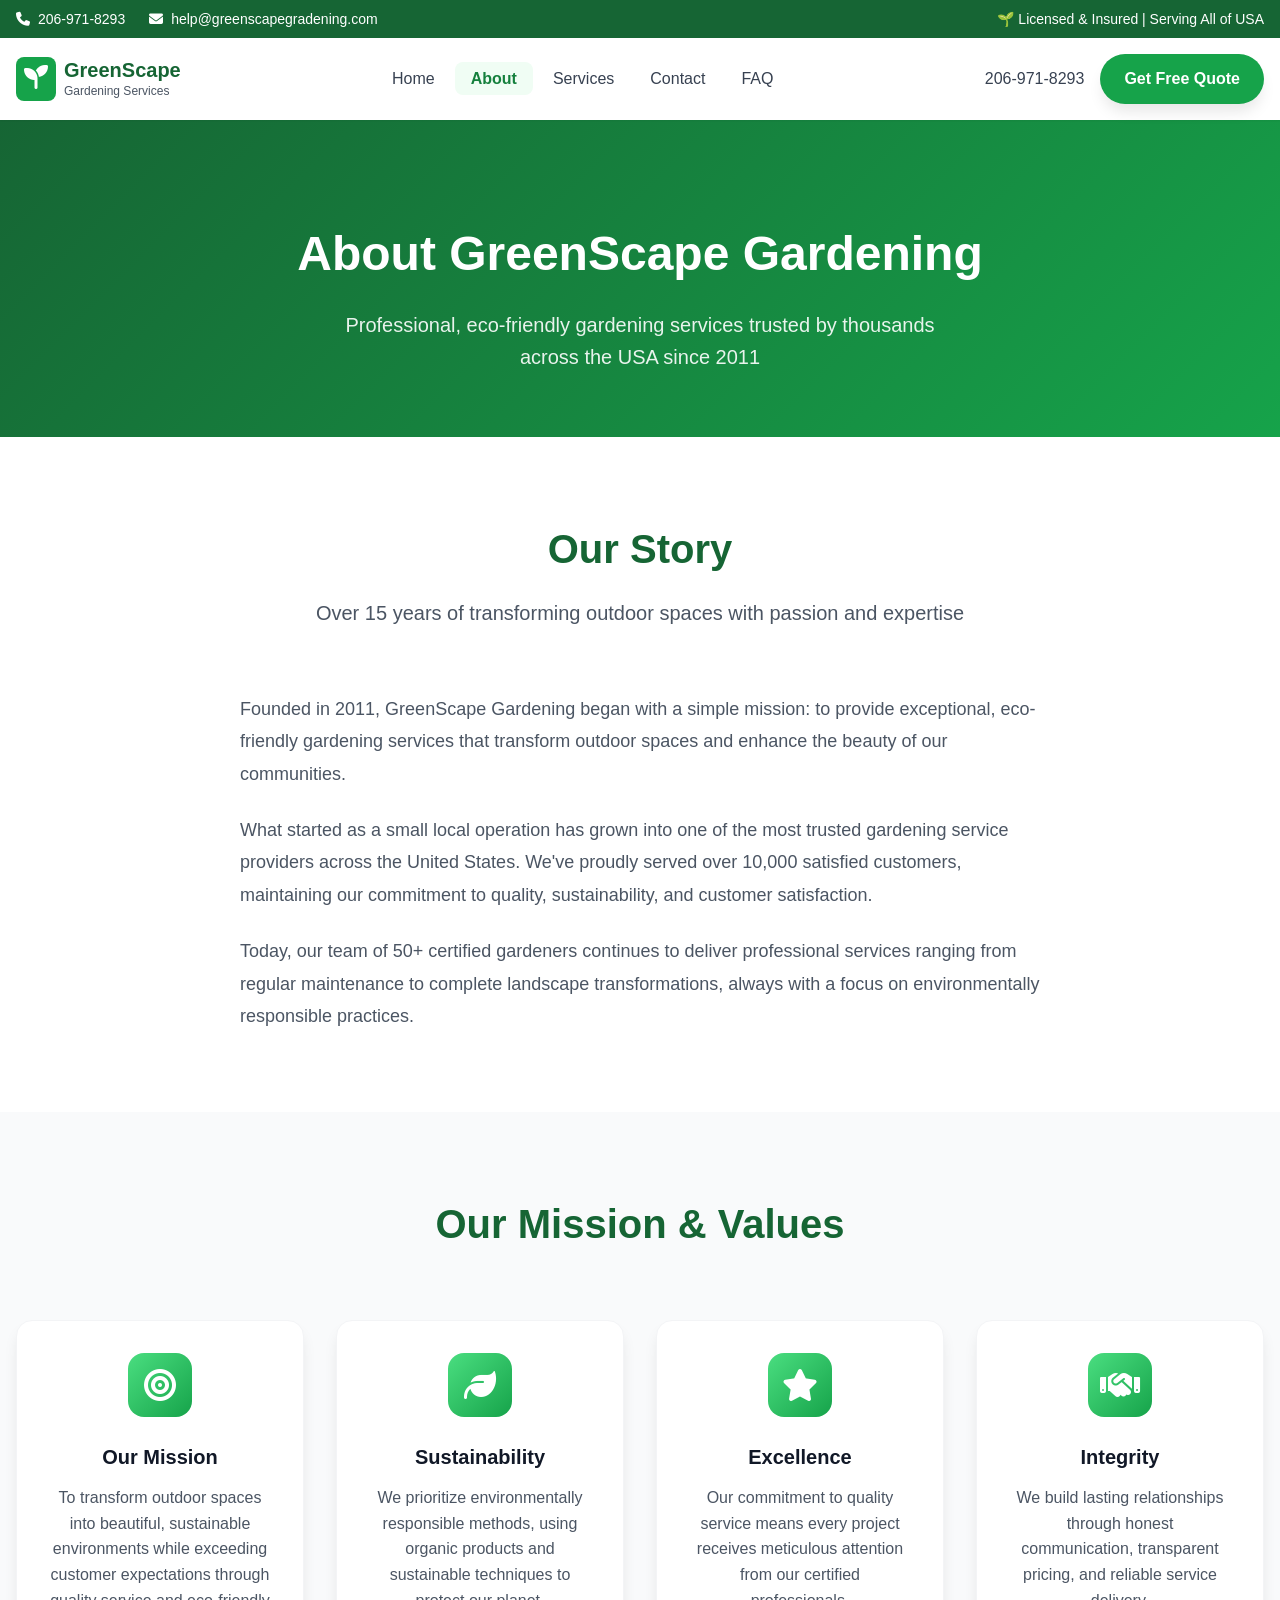
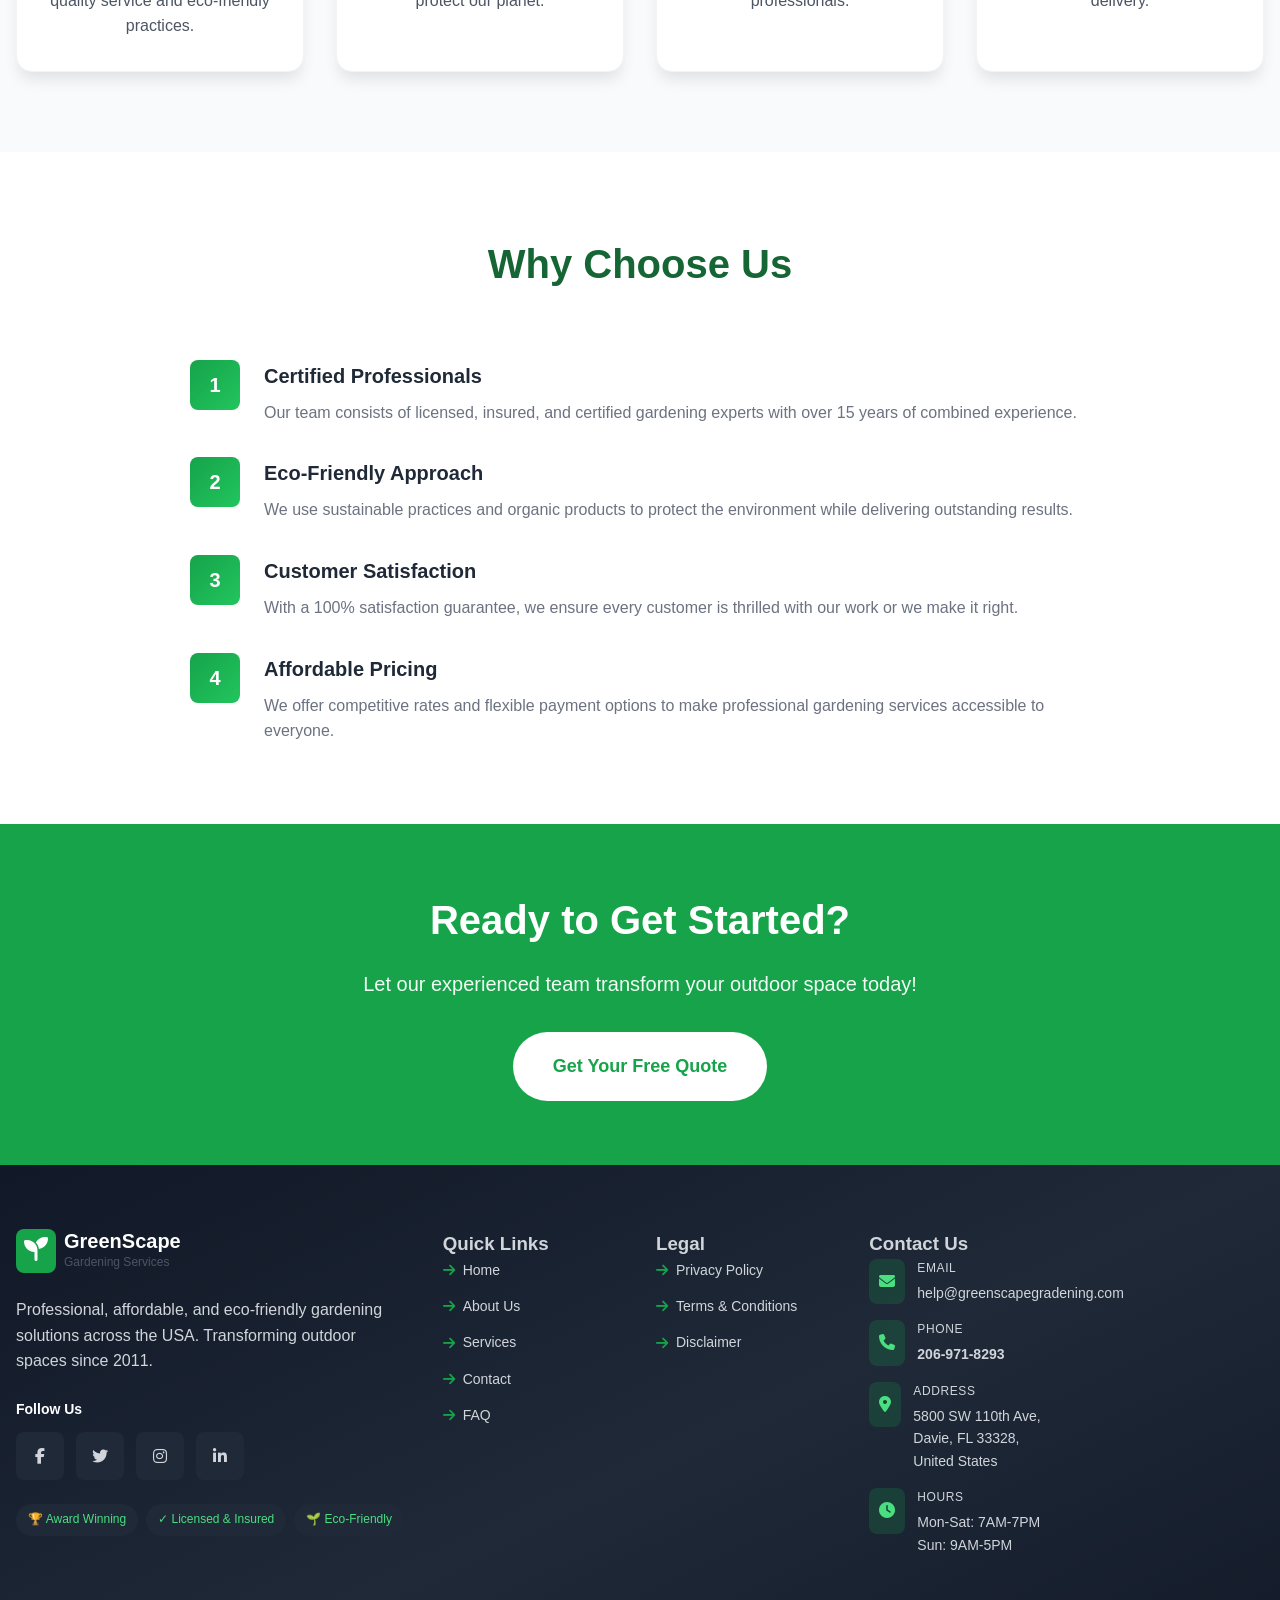
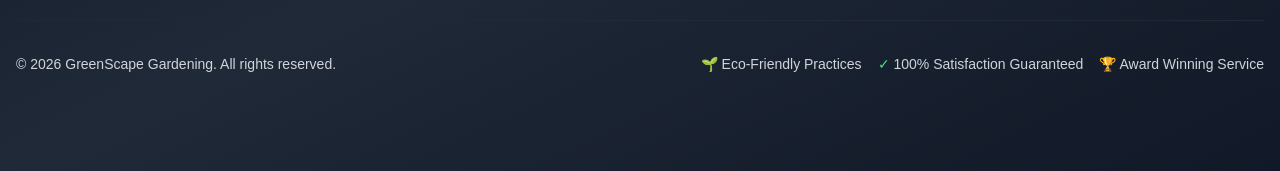
<file: about.html>
<!DOCTYPE html>
<html lang="en">
<head>
    <meta charset="UTF-8">
    <meta name="viewport" content="width=device-width, initial-scale=1.0">
    <title>About Us - GreenScape Gardening</title>
    <meta name="description" content="Learn about GreenScape Gardening's 15+ years of professional gardening experience serving customers across the USA.">
    <link rel="stylesheet" href="css/style.css">
    <link rel="stylesheet" href="https://cdnjs.cloudflare.com/ajax/libs/font-awesome/6.4.0/css/all.min.css">
</head>
<body>
    <!-- Header -->
    <div id="header"></div>

    <!-- Page Hero -->
    <section style="background: linear-gradient(135deg, #166534, #16a34a); color: white; padding: 6rem 0 4rem; text-align: center;">
        <div class="container">
            <h1 style="font-size: 3rem; font-weight: 700; margin-bottom: 1rem;">About GreenScape Gardening</h1>
            <p style="font-size: 1.25rem; color: rgba(255,255,255,0.9); max-width: 600px; margin: 0 auto;">
                Professional, eco-friendly gardening services trusted by thousands across the USA since 2011
            </p>
        </div>
    </section>

    <!-- Our Story -->
    <section style="padding: 5rem 0; background: white;">
        <div class="container">
            <div class="section-header" data-animate="fade-up">
                <h2>Our Story</h2>
                <p>Over 15 years of transforming outdoor spaces with passion and expertise</p>
            </div>

            <div style="max-width: 800px; margin: 0 auto;">
                <p style="font-size: 1.125rem; line-height: 1.8; color: #4b5563; margin-bottom: 1.5rem;" data-animate="fade-up">
                    Founded in 2011, GreenScape Gardening began with a simple mission: to provide exceptional, eco-friendly gardening services that transform outdoor spaces and enhance the beauty of our communities.
                </p>
                <p style="font-size: 1.125rem; line-height: 1.8; color: #4b5563; margin-bottom: 1.5rem;" data-animate="fade-up" data-delay="100">
                    What started as a small local operation has grown into one of the most trusted gardening service providers across the United States. We've proudly served over 10,000 satisfied customers, maintaining our commitment to quality, sustainability, and customer satisfaction.
                </p>
                <p style="font-size: 1.125rem; line-height: 1.8; color: #4b5563;" data-animate="fade-up" data-delay="200">
                    Today, our team of 50+ certified gardeners continues to deliver professional services ranging from regular maintenance to complete landscape transformations, always with a focus on environmentally responsible practices.
                </p>
            </div>
        </div>
    </section>

    <!-- Mission & Values -->
    <section style="padding: 5rem 0; background: #f9fafb;">
        <div class="container">
            <div class="section-header" data-animate="fade-up">
                <h2>Our Mission & Values</h2>
            </div>

            <div class="features-grid">
                <div class="feature-card" data-animate="fade-up">
                    <div class="feature-icon">
                        <i class="fas fa-bullseye"></i>
                    </div>
                    <h3>Our Mission</h3>
                    <p>To transform outdoor spaces into beautiful, sustainable environments while exceeding customer expectations through quality service and eco-friendly practices.</p>
                </div>
                <div class="feature-card" data-animate="fade-up" data-delay="100">
                    <div class="feature-icon">
                        <i class="fas fa-leaf"></i>
                    </div>
                    <h3>Sustainability</h3>
                    <p>We prioritize environmentally responsible methods, using organic products and sustainable techniques to protect our planet.</p>
                </div>
                <div class="feature-card" data-animate="fade-up" data-delay="200">
                    <div class="feature-icon">
                        <i class="fas fa-star"></i>
                    </div>
                    <h3>Excellence</h3>
                    <p>Our commitment to quality service means every project receives meticulous attention from our certified professionals.</p>
                </div>
                <div class="feature-card" data-animate="fade-up" data-delay="300">
                    <div class="feature-icon">
                        <i class="fas fa-handshake"></i>
                    </div>
                    <h3>Integrity</h3>
                    <p>We build lasting relationships through honest communication, transparent pricing, and reliable service delivery.</p>
                </div>
            </div>
        </div>
    </section>

    <!-- Team Section -->
    <section style="padding: 5rem 0; background: white;">
        <div class="container">
            <div class="section-header" data-animate="fade-up">
                <h2>Why Choose Us</h2>
            </div>

            <div style="max-width: 900px; margin: 0 auto;">
                <div style="display: grid; gap: 2rem;">
                    <div style="display: flex; gap: 1.5rem; align-items: start;" data-animate="fade-up">
                        <div style="flex-shrink: 0; width: 50px; height: 50px; background: linear-gradient(135deg, #16a34a, #22c55e); border-radius: 0.5rem; display: flex; align-items: center; justify-content: center; color: white; font-weight: 700; font-size: 1.25rem;">
                            1
                        </div>
                        <div>
                            <h3 style="font-size: 1.25rem; font-weight: 700; margin-bottom: 0.5rem; color: #1f2937;">Certified Professionals</h3>
                            <p style="color: #6b7280; line-height: 1.6;">Our team consists of licensed, insured, and certified gardening experts with over 15 years of combined experience.</p>
                        </div>
                    </div>

                    <div style="display: flex; gap: 1.5rem; align-items: start;" data-animate="fade-up" data-delay="100">
                        <div style="flex-shrink: 0; width: 50px; height: 50px; background: linear-gradient(135deg, #16a34a, #22c55e); border-radius: 0.5rem; display: flex; align-items: center; justify-content: center; color: white; font-weight: 700; font-size: 1.25rem;">
                            2
                        </div>
                        <div>
                            <h3 style="font-size: 1.25rem; font-weight: 700; margin-bottom: 0.5rem; color: #1f2937;">Eco-Friendly Approach</h3>
                            <p style="color: #6b7280; line-height: 1.6;">We use sustainable practices and organic products to protect the environment while delivering outstanding results.</p>
                        </div>
                    </div>

                    <div style="display: flex; gap: 1.5rem; align-items: start;" data-animate="fade-up" data-delay="200">
                        <div style="flex-shrink: 0; width: 50px; height: 50px; background: linear-gradient(135deg, #16a34a, #22c55e); border-radius: 0.5rem; display: flex; align-items: center; justify-content: center; color: white; font-weight: 700; font-size: 1.25rem;">
                            3
                        </div>
                        <div>
                            <h3 style="font-size: 1.25rem; font-weight: 700; margin-bottom: 0.5rem; color: #1f2937;">Customer Satisfaction</h3>
                            <p style="color: #6b7280; line-height: 1.6;">With a 100% satisfaction guarantee, we ensure every customer is thrilled with our work or we make it right.</p>
                        </div>
                    </div>

                    <div style="display: flex; gap: 1.5rem; align-items: start;" data-animate="fade-up" data-delay="300">
                        <div style="flex-shrink: 0; width: 50px; height: 50px; background: linear-gradient(135deg, #16a34a, #22c55e); border-radius: 0.5rem; display: flex; align-items: center; justify-content: center; color: white; font-weight: 700; font-size: 1.25rem;">
                            4
                        </div>
                        <div>
                            <h3 style="font-size: 1.25rem; font-weight: 700; margin-bottom: 0.5rem; color: #1f2937;">Affordable Pricing</h3>
                            <p style="color: #6b7280; line-height: 1.6;">We offer competitive rates and flexible payment options to make professional gardening services accessible to everyone.</p>
                        </div>
                    </div>
                </div>
            </div>
        </div>
    </section>

    <!-- CTA Section -->
    <section class="cta-section">
        <div class="container">
            <h2>Ready to Get Started?</h2>
            <p>Let our experienced team transform your outdoor space today!</p>
            <a href="contact.html" class="btn btn-white btn-lg">Get Your Free Quote</a>
        </div>
    </section>

    <!-- Footer -->
    <div id="footer"></div>

    <!-- Sticky CTA -->
    <div id="sticky-cta"></div>

    <!-- Exit Intent Popup -->
    <div id="exit-popup"></div>

    <!-- Cookie Consent -->
    <div id="cookie-consent"></div>

    <!-- Back to Top -->
    <div id="back-to-top"></div>

    <script src="js/main.js"></script>
</body>
</html>
</file>
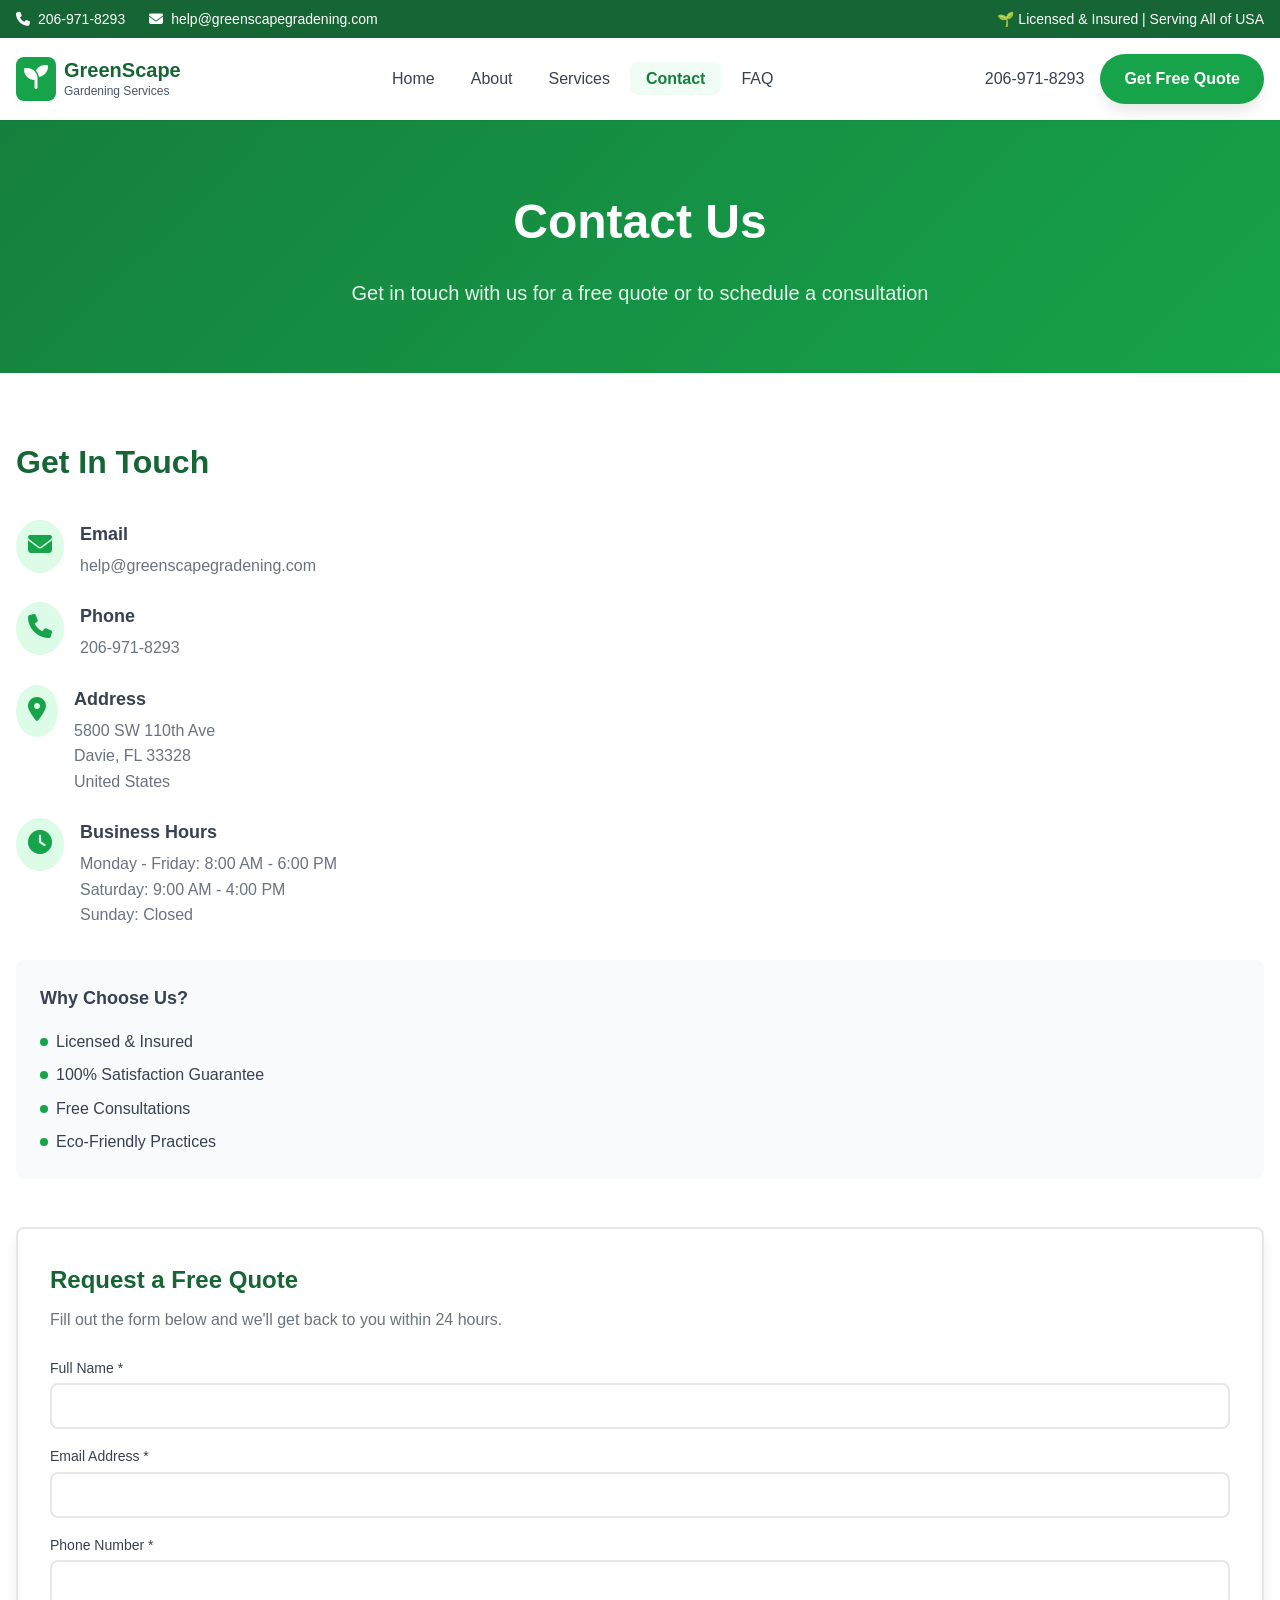
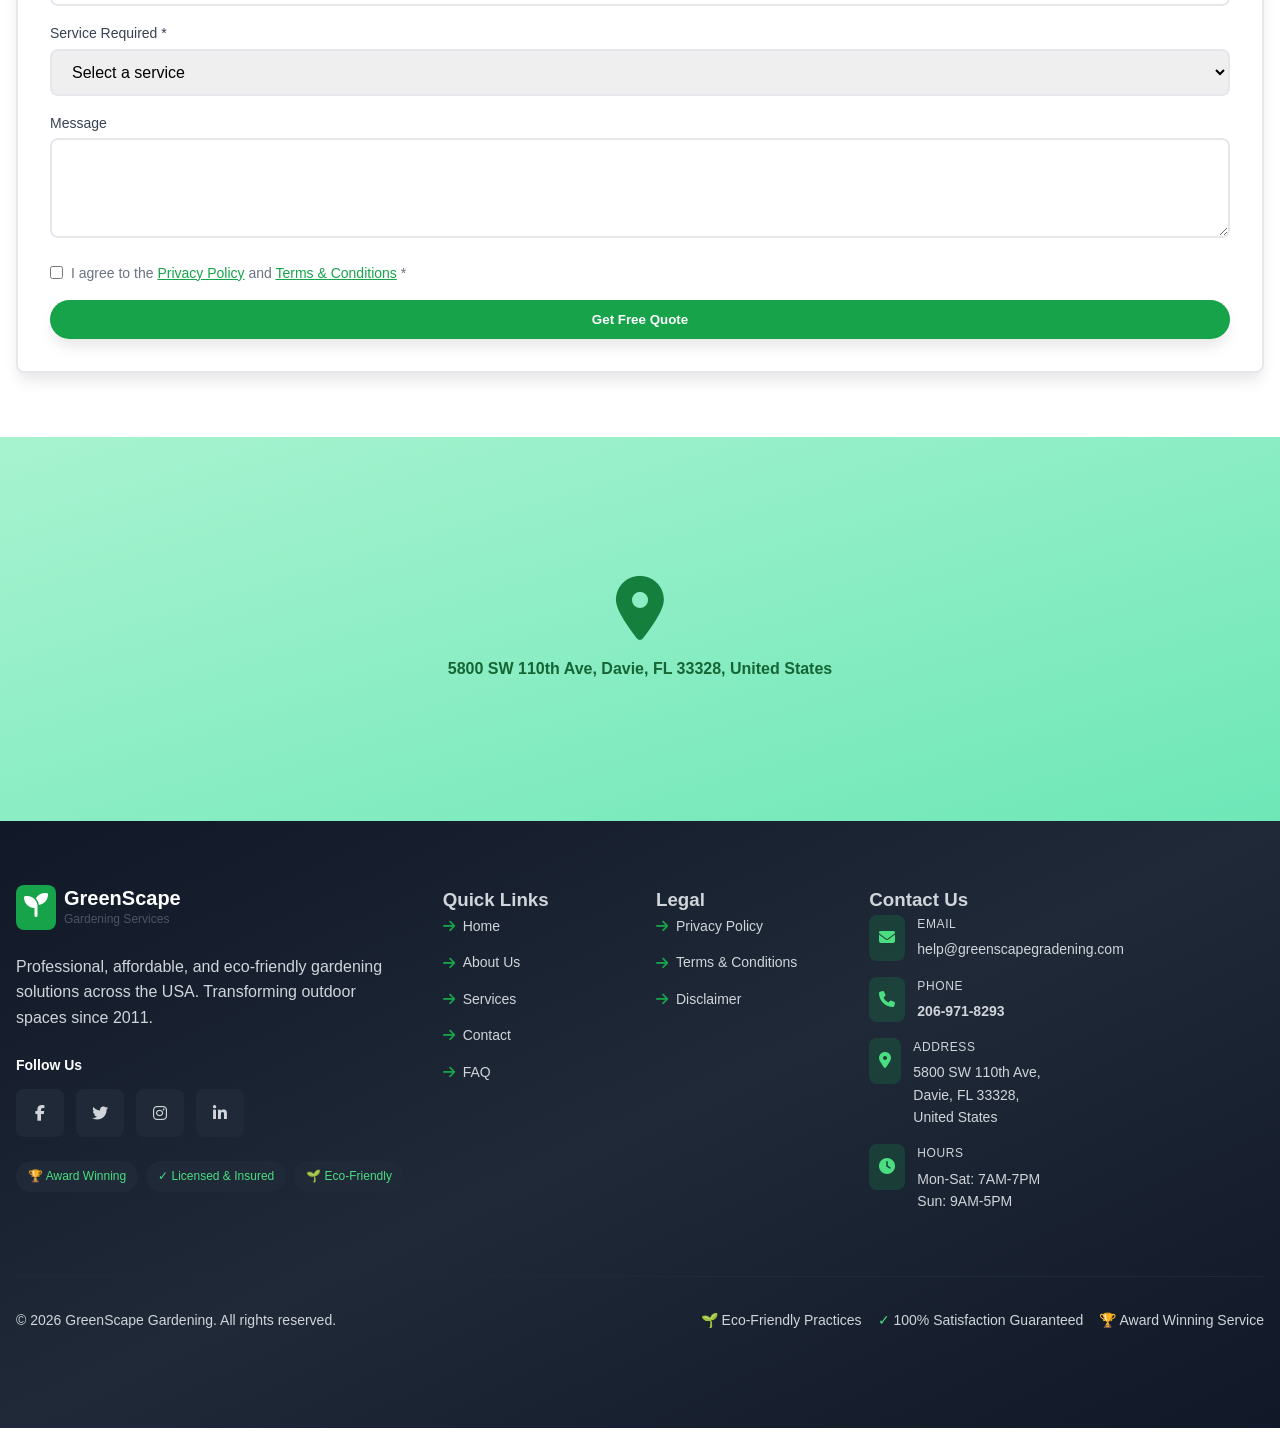
<file: contact.html>
<!DOCTYPE html>
<html lang="en">
<head>
    <meta charset="UTF-8">
    <meta name="viewport" content="width=device-width, initial-scale=1.0">
    <title>Contact Us - GreenScape Gardening</title>
    <meta name="description" content="Get in touch with GreenScape Gardening for a free quote. Call 206-971-8293 or fill out our contact form.">
    <link rel="stylesheet" href="css/style.css">
    <link rel="stylesheet" href="https://cdnjs.cloudflare.com/ajax/libs/font-awesome/6.4.0/css/all.min.css">
    <style>
        .form-input {
            width: 100%;
            padding: 0.75rem 1rem;
            border: 2px solid #e5e7eb;
            border-radius: 0.5rem;
            font-size: 1rem;
            transition: border-color 0.3s;
        }
        .form-input:focus {
            outline: none;
            border-color: #16a34a;
            box-shadow: 0 0 0 3px rgba(22, 163, 74, 0.1);
        }
        .form-label {
            display: block;
            font-size: 0.875rem;
            font-weight: 500;
            color: #374151;
            margin-bottom: 0.25rem;
        }
        .form-group {
            margin-bottom: 1rem;
        }
        .success-message {
            display: none;
            text-align: center;
            padding: 2rem;
        }
    </style>
</head>
<body>
    <!-- Header -->
    <div id="header"></div>

    <!-- Page Hero -->
    <section style="background: linear-gradient(135deg, #15803d, #16a34a); color: white; padding: 4rem 0; text-align: center;">
        <div class="container">
            <h1 style="font-size: 3rem; font-weight: 700; margin-bottom: 1rem;">Contact Us</h1>
            <p style="font-size: 1.25rem; color: rgba(255,255,255,0.9); max-width: 800px; margin: 0 auto;">
                Get in touch with us for a free quote or to schedule a consultation
            </p>
        </div>
    </section>

    <!-- Contact Content -->
    <section style="padding: 4rem 0; background: white;">
        <div class="container">
            <div style="display: grid; grid-template-columns: 1fr; gap: 3rem;">
                <!-- Contact Information -->
                <div>
                    <h2 style="font-size: 2rem; font-weight: 700; color: #166534; margin-bottom: 2rem;">Get In Touch</h2>
                    
                    <div style="margin-bottom: 2rem;">
                        <div style="display: flex; align-items: start; gap: 1rem; margin-bottom: 1.5rem;">
                            <div style="background: #dcfce7; padding: 0.75rem; border-radius: 50%; flex-shrink: 0;">
                                <i class="fas fa-envelope" style="color: #16a34a; font-size: 1.5rem;"></i>
                            </div>
                            <div>
                                <h3 style="font-weight: 600; font-size: 1.125rem; margin-bottom: 0.25rem;">Email</h3>
                                <a href="mailto:help@greenscapegradening.com" style="color: #6b7280; transition: color 0.3s;">
                                    help@greenscapegradening.com
                                </a>
                            </div>
                        </div>

                        <div style="display: flex; align-items: start; gap: 1rem; margin-bottom: 1.5rem;">
                            <div style="background: #dcfce7; padding: 0.75rem; border-radius: 50%; flex-shrink: 0;">
                                <i class="fas fa-phone" style="color: #16a34a; font-size: 1.5rem;"></i>
                            </div>
                            <div>
                                <h3 style="font-weight: 600; font-size: 1.125rem; margin-bottom: 0.25rem;">Phone</h3>
                                <a href="tel:206-971-8293" style="color: #6b7280; transition: color 0.3s;">
                                    206-971-8293
                                </a>
                            </div>
                        </div>

                        <div style="display: flex; align-items: start; gap: 1rem; margin-bottom: 1.5rem;">
                            <div style="background: #dcfce7; padding: 0.75rem; border-radius: 50%; flex-shrink: 0;">
                                <i class="fas fa-map-marker-alt" style="color: #16a34a; font-size: 1.5rem;"></i>
                            </div>
                            <div>
                                <h3 style="font-weight: 600; font-size: 1.125rem; margin-bottom: 0.25rem;">Address</h3>
                                <p style="color: #6b7280; margin: 0;">
                                    5800 SW 110th Ave<br>
                                    Davie, FL 33328<br>
                                    United States
                                </p>
                            </div>
                        </div>

                        <div style="display: flex; align-items: start; gap: 1rem;">
                            <div style="background: #dcfce7; padding: 0.75rem; border-radius: 50%; flex-shrink: 0;">
                                <i class="fas fa-clock" style="color: #16a34a; font-size: 1.5rem;"></i>
                            </div>
                            <div>
                                <h3 style="font-weight: 600; font-size: 1.125rem; margin-bottom: 0.25rem;">Business Hours</h3>
                                <p style="color: #6b7280; margin: 0;">
                                    Monday - Friday: 8:00 AM - 6:00 PM<br>
                                    Saturday: 9:00 AM - 4:00 PM<br>
                                    Sunday: Closed
                                </p>
                            </div>
                        </div>
                    </div>

                    <!-- Trust Badges -->
                    <div style="background: #f9fafb; padding: 1.5rem; border-radius: 0.5rem;">
                        <h3 style="font-weight: 600; font-size: 1.125rem; margin-bottom: 1rem;">Why Choose Us?</h3>
                        <ul style="list-style: none;">
                            <li style="display: flex; align-items: center; gap: 0.5rem; margin-bottom: 0.5rem;">
                                <div style="width: 8px; height: 8px; background: #16a34a; border-radius: 50%;"></div>
                                <span style="color: #374151;">Licensed & Insured</span>
                            </li>
                            <li style="display: flex; align-items: center; gap: 0.5rem; margin-bottom: 0.5rem;">
                                <div style="width: 8px; height: 8px; background: #16a34a; border-radius: 50%;"></div>
                                <span style="color: #374151;">100% Satisfaction Guarantee</span>
                            </li>
                            <li style="display: flex; align-items: center; gap: 0.5rem; margin-bottom: 0.5rem;">
                                <div style="width: 8px; height: 8px; background: #16a34a; border-radius: 50%;"></div>
                                <span style="color: #374151;">Free Consultations</span>
                            </li>
                            <li style="display: flex; align-items: center; gap: 0.5rem;">
                                <div style="width: 8px; height: 8px; background: #16a34a; border-radius: 50%;"></div>
                                <span style="color: #374151;">Eco-Friendly Practices</span>
                            </li>
                        </ul>
                    </div>
                </div>

                <!-- Contact Form -->
                <div>
                    <div style="background: white; border: 2px solid #e5e7eb; border-radius: 0.5rem; padding: 2rem; box-shadow: 0 10px 15px -3px rgb(0 0 0 / 0.1);">
                        <h2 style="font-size: 1.5rem; font-weight: 700; color: #166534; margin-bottom: 0.5rem;">Request a Free Quote</h2>
                        <p style="color: #6b7280; margin-bottom: 1.5rem;">
                            Fill out the form below and we'll get back to you within 24 hours.
                        </p>
                        
                        <form id="contact-form">
                            <div class="form-group">
                                <label for="name" class="form-label">Full Name *</label>
                                <input type="text" id="name" name="name" class="form-input" required>
                            </div>

                            <div class="form-group">
                                <label for="email" class="form-label">Email Address *</label>
                                <input type="email" id="email" name="email" class="form-input" required>
                            </div>

                            <div class="form-group">
                                <label for="phone" class="form-label">Phone Number *</label>
                                <input type="tel" id="phone" name="phone" class="form-input" required>
                            </div>

                            <div class="form-group">
                                <label for="service" class="form-label">Service Required *</label>
                                <select id="service" name="service" class="form-input" required>
                                    <option value="">Select a service</option>
                                    <option value="lawn-care">Lawn Care & Maintenance</option>
                                    <option value="landscape-design">Landscape Design</option>
                                    <option value="garden-cleanup">Garden Cleanup</option>
                                    <option value="irrigation">Irrigation System Setup</option>
                                    <option value="tree-care">Tree & Shrub Care</option>
                                    <option value="other">Other</option>
                                </select>
                            </div>

                            <div class="form-group">
                                <label for="message" class="form-label">Message</label>
                                <textarea id="message" name="message" rows="4" class="form-input"></textarea>
                            </div>

                            <div style="display: flex; align-items: start; gap: 0.5rem; margin-bottom: 1rem;">
                                <input type="checkbox" id="consent" name="consent" required style="margin-top: 0.25rem;">
                                <label for="consent" style="font-size: 0.875rem; color: #6b7280;">
                                    I agree to the 
                                    <a href="privacy-policy.html" style="color: #16a34a; text-decoration: underline;">Privacy Policy</a> 
                                    and 
                                    <a href="terms.html" style="color: #16a34a; text-decoration: underline;">Terms & Conditions</a> *
                                </label>
                            </div>

                            <button type="submit" class="btn btn-primary" style="width: 100%;">
                                Get Free Quote
                            </button>
                        </form>

                        <div class="success-message" id="success-message">
                            <div style="font-size: 3rem; margin-bottom: 1rem;">✅</div>
                            <h3 style="font-size: 1.25rem; font-weight: 600; color: #16a34a; margin-bottom: 0.5rem;">Thank You!</h3>
                            <p style="color: #6b7280;">We'll get back to you shortly.</p>
                        </div>
                    </div>
                </div>
            </div>
        </div>
    </section>

    <!-- Map Placeholder -->
    <section style="padding: 0; background: #e5e7eb;">
        <div style="height: 24rem; background: linear-gradient(to bottom right, #a7f3d0, #6ee7b7); display: flex; align-items: center; justify-content: center;">
            <div style="text-align: center;">
                <i class="fas fa-map-marker-alt" style="font-size: 4rem; color: #15803d; margin-bottom: 1rem;"></i>
                <p style="color: #166534; font-weight: 600;">
                    5800 SW 110th Ave, Davie, FL 33328, United States
                </p>
            </div>
        </div>
    </section>

    <!-- Footer -->
    <div id="footer"></div>

    <!-- Sticky CTA -->
    <div id="sticky-cta"></div>

    <!-- Exit Intent Popup -->
    <div id="exit-popup"></div>

    <!-- Cookie Consent -->
    <div id="cookie-consent"></div>

    <!-- Back to Top -->
    <div id="back-to-top"></div>

    <script src="js/main.js"></script>
    <script>
        // Contact form handling
        document.getElementById('contact-form').addEventListener('submit', function(e) {
            e.preventDefault();
            
            // Hide form, show success message
            this.style.display = 'none';
            document.getElementById('success-message').style.display = 'block';
            
            // Reset after 3 seconds
            setTimeout(() => {
                this.style.display = 'block';
                document.getElementById('success-message').style.display = 'none';
                this.reset();
            }, 3000);
        });
    </script>
</body>
</html>
</file>
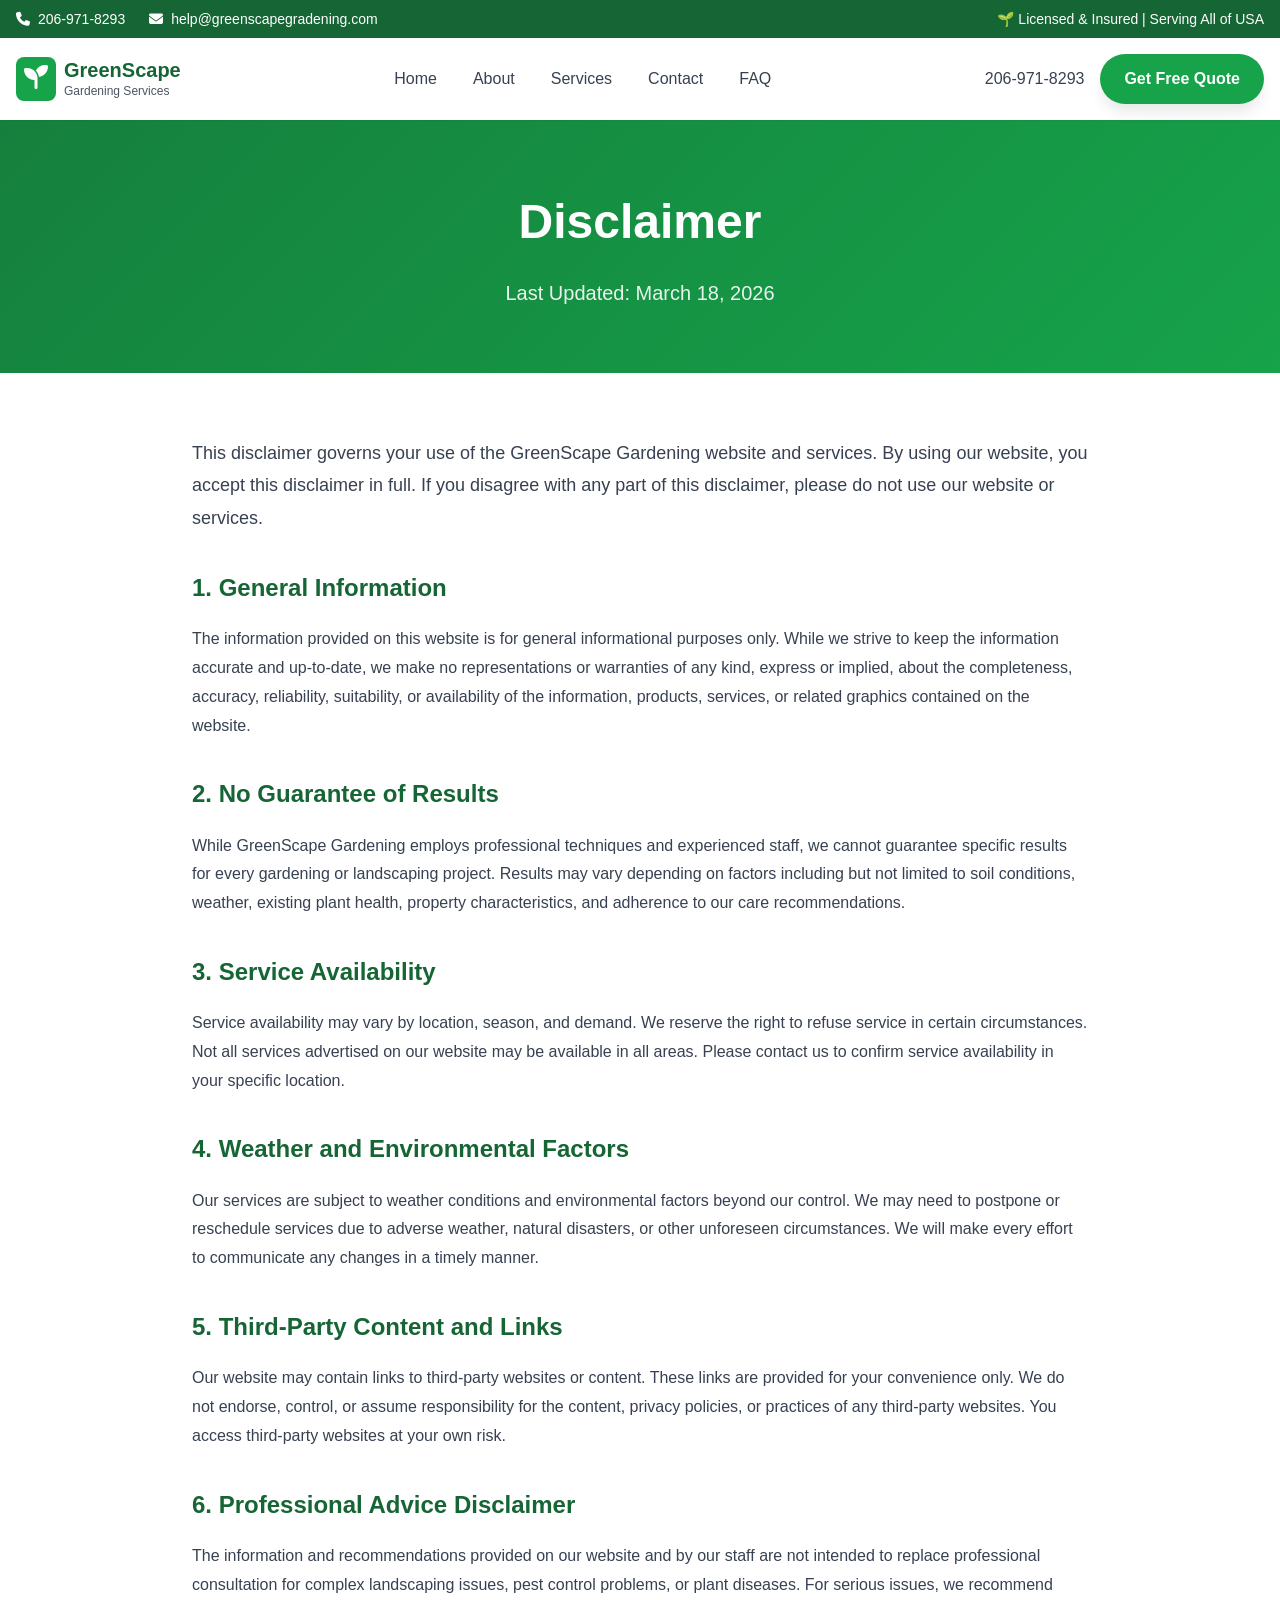
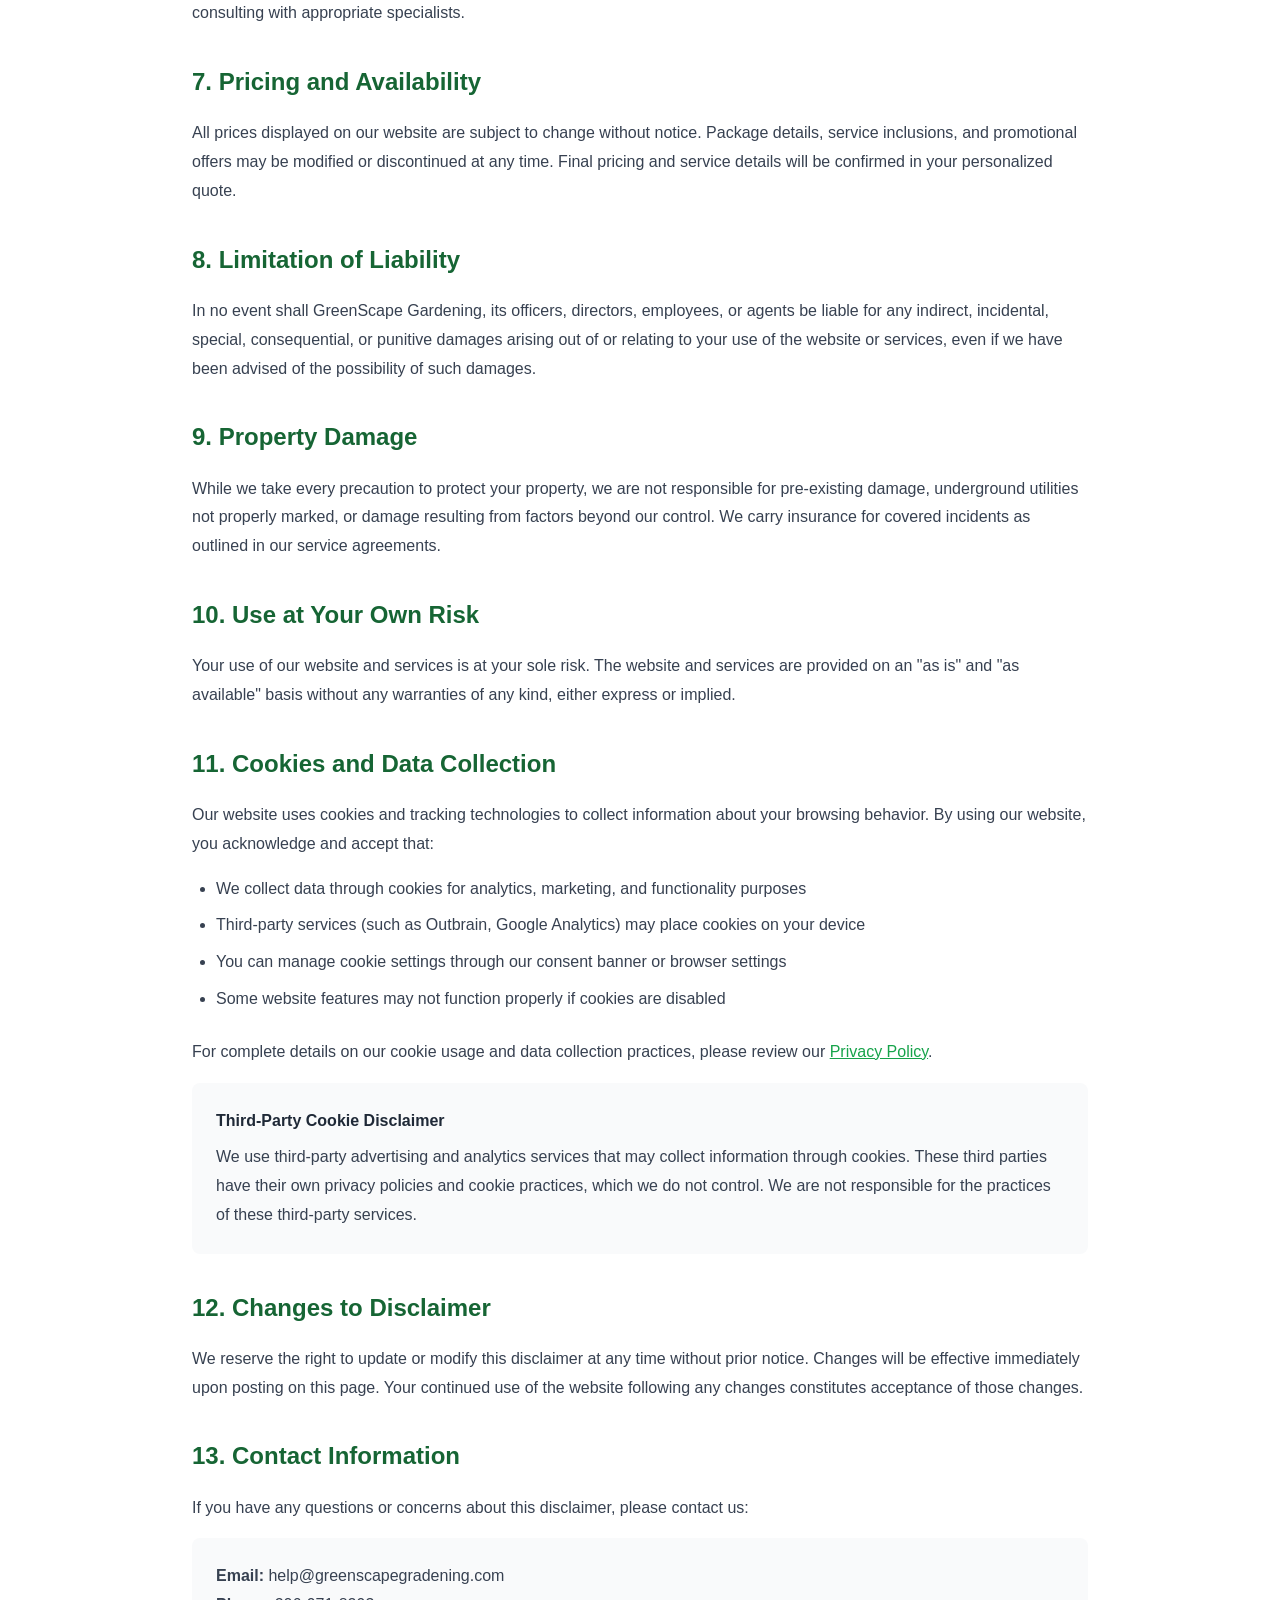
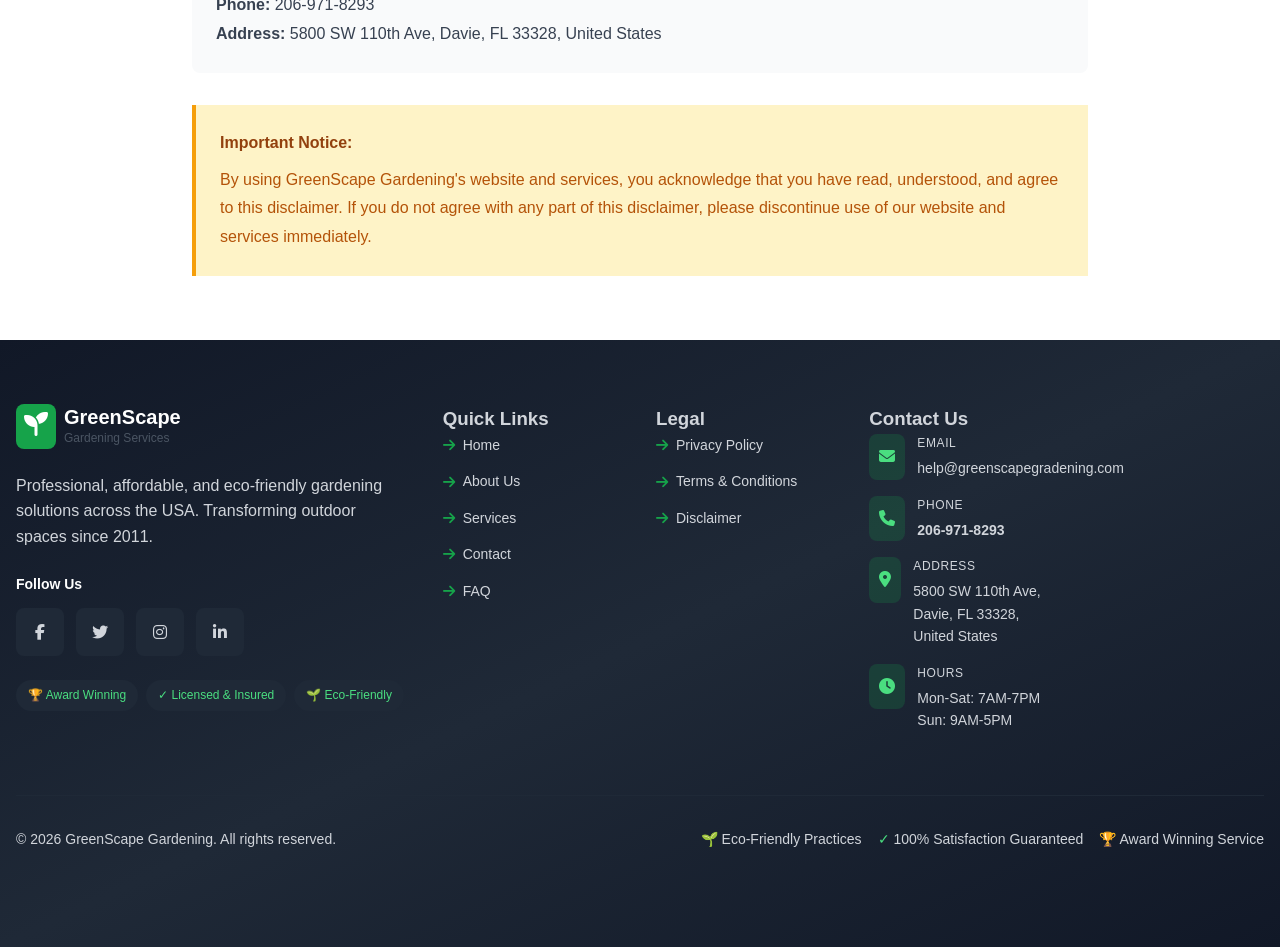
<file: disclaimer.html>
<!DOCTYPE html>
<html lang="en">
<head>
    <meta charset="UTF-8">
    <meta name="viewport" content="width=device-width, initial-scale=1.0">
    <title>Disclaimer - GreenScape Gardening</title>
    <meta name="description" content="Important disclaimer information for GreenScape Gardening website and services.">
    <link rel="stylesheet" href="css/style.css">
    <link rel="stylesheet" href="https://cdnjs.cloudflare.com/ajax/libs/font-awesome/6.4.0/css/all.min.css">
    <style>
        .legal-content {
            max-width: 56rem;
            margin: 0 auto;
            line-height: 1.8;
        }
        .legal-content h2 {
            font-size: 1.5rem;
            font-weight: 700;
            color: #166534;
            margin-top: 2rem;
            margin-bottom: 1rem;
        }
        .legal-content h4 {
            font-weight: 600;
            color: #1f2937;
            margin-bottom: 0.5rem;
        }
        .legal-content p {
            color: #374151;
            margin-bottom: 1rem;
        }
        .legal-content ul {
            list-style: disc;
            padding-left: 1.5rem;
            margin-bottom: 1.5rem;
        }
        .legal-content ul li {
            color: #374151;
            margin-bottom: 0.5rem;
        }
        .contact-box {
            background: #f9fafb;
            padding: 1.5rem;
            border-radius: 0.5rem;
            margin-bottom: 2rem;
        }
        .info-box {
            background: #f9fafb;
            padding: 1.5rem;
            border-radius: 0.5rem;
            margin-bottom: 1.5rem;
        }
        .warning-box {
            background: #fef3c7;
            border-left: 4px solid #f59e0b;
            padding: 1.5rem;
            margin-top: 2rem;
        }
    </style>
</head>
<body>
    <!-- Header -->
    <div id="header"></div>

    <!-- Page Hero -->
    <section style="background: linear-gradient(135deg, #15803d, #16a34a); color: white; padding: 4rem 0; text-align: center;">
        <div class="container">
            <h1 style="font-size: 3rem; font-weight: 700; margin-bottom: 1rem;">Disclaimer</h1>
            <p style="font-size: 1.25rem; color: rgba(255,255,255,0.9);">
                Last Updated: March 18, 2026
            </p>
        </div>
    </section>

    <!-- Content -->
    <section style="padding: 4rem 0; background: white;">
        <div class="container">
            <div class="legal-content">
                <p style="font-size: 1.125rem; margin-bottom: 2rem;">
                    This disclaimer governs your use of the GreenScape Gardening website and services. By using 
                    our website, you accept this disclaimer in full. If you disagree with any part of this disclaimer, 
                    please do not use our website or services.
                </p>

                <h2>1. General Information</h2>
                <p>
                    The information provided on this website is for general informational purposes only. While we 
                    strive to keep the information accurate and up-to-date, we make no representations or warranties 
                    of any kind, express or implied, about the completeness, accuracy, reliability, suitability, or 
                    availability of the information, products, services, or related graphics contained on the website.
                </p>

                <h2>2. No Guarantee of Results</h2>
                <p>
                    While GreenScape Gardening employs professional techniques and experienced staff, we cannot 
                    guarantee specific results for every gardening or landscaping project. Results may vary depending 
                    on factors including but not limited to soil conditions, weather, existing plant health, property 
                    characteristics, and adherence to our care recommendations.
                </p>

                <h2>3. Service Availability</h2>
                <p>
                    Service availability may vary by location, season, and demand. We reserve the right to refuse 
                    service in certain circumstances. Not all services advertised on our website may be available 
                    in all areas. Please contact us to confirm service availability in your specific location.
                </p>

                <h2>4. Weather and Environmental Factors</h2>
                <p>
                    Our services are subject to weather conditions and environmental factors beyond our control. 
                    We may need to postpone or reschedule services due to adverse weather, natural disasters, or 
                    other unforeseen circumstances. We will make every effort to communicate any changes in a timely manner.
                </p>

                <h2>5. Third-Party Content and Links</h2>
                <p>
                    Our website may contain links to third-party websites or content. These links are provided for 
                    your convenience only. We do not endorse, control, or assume responsibility for the content, 
                    privacy policies, or practices of any third-party websites. You access third-party websites at 
                    your own risk.
                </p>

                <h2>6. Professional Advice Disclaimer</h2>
                <p>
                    The information and recommendations provided on our website and by our staff are not intended 
                    to replace professional consultation for complex landscaping issues, pest control problems, or 
                    plant diseases. For serious issues, we recommend consulting with appropriate specialists.
                </p>

                <h2>7. Pricing and Availability</h2>
                <p>
                    All prices displayed on our website are subject to change without notice. Package details, 
                    service inclusions, and promotional offers may be modified or discontinued at any time. Final 
                    pricing and service details will be confirmed in your personalized quote.
                </p>

                <h2>8. Limitation of Liability</h2>
                <p>
                    In no event shall GreenScape Gardening, its officers, directors, employees, or agents be liable 
                    for any indirect, incidental, special, consequential, or punitive damages arising out of or 
                    relating to your use of the website or services, even if we have been advised of the possibility 
                    of such damages.
                </p>

                <h2>9. Property Damage</h2>
                <p>
                    While we take every precaution to protect your property, we are not responsible for pre-existing 
                    damage, underground utilities not properly marked, or damage resulting from factors beyond our 
                    control. We carry insurance for covered incidents as outlined in our service agreements.
                </p>

                <h2>10. Use at Your Own Risk</h2>
                <p>
                    Your use of our website and services is at your sole risk. The website and services are provided 
                    on an "as is" and "as available" basis without any warranties of any kind, either express or implied.
                </p>

                <h2>11. Cookies and Data Collection</h2>
                <p>
                    Our website uses cookies and tracking technologies to collect information about your browsing 
                    behavior. By using our website, you acknowledge and accept that:
                </p>
                <ul>
                    <li>We collect data through cookies for analytics, marketing, and functionality purposes</li>
                    <li>Third-party services (such as Outbrain, Google Analytics) may place cookies on your device</li>
                    <li>You can manage cookie settings through our consent banner or browser settings</li>
                    <li>Some website features may not function properly if cookies are disabled</li>
                </ul>
                <p>
                    For complete details on our cookie usage and data collection practices, please review our 
                    <a href="privacy-policy.html" style="color: #16a34a; text-decoration: underline;">Privacy Policy</a>.
                </p>

                <div class="info-box">
                    <h4>Third-Party Cookie Disclaimer</h4>
                    <p style="margin: 0;">
                        We use third-party advertising and analytics services that may collect information through 
                        cookies. These third parties have their own privacy policies and cookie practices, which we 
                        do not control. We are not responsible for the practices of these third-party services.
                    </p>
                </div>

                <h2>12. Changes to Disclaimer</h2>
                <p>
                    We reserve the right to update or modify this disclaimer at any time without prior notice. Changes 
                    will be effective immediately upon posting on this page. Your continued use of the website following 
                    any changes constitutes acceptance of those changes.
                </p>

                <h2>13. Contact Information</h2>
                <p>If you have any questions or concerns about this disclaimer, please contact us:</p>
                <div class="contact-box">
                    <p style="margin: 0;">
                        <strong>Email:</strong> help@greenscapegradening.com<br>
                        <strong>Phone:</strong> 206-971-8293<br>
                        <strong>Address:</strong> 5800 SW 110th Ave, Davie, FL 33328, United States
                    </p>
                </div>

                <div class="warning-box">
                    <p style="color: #92400e; font-weight: 600; margin-bottom: 0.5rem;">Important Notice:</p>
                    <p style="color: #b45309; margin: 0;">
                        By using GreenScape Gardening's website and services, you acknowledge that you have read, 
                        understood, and agree to this disclaimer. If you do not agree with any part of this disclaimer, 
                        please discontinue use of our website and services immediately.
                    </p>
                </div>
            </div>
        </div>
    </section>

    <!-- Footer -->
    <div id="footer"></div>

    <!-- Sticky CTA -->
    <div id="sticky-cta"></div>

    <!-- Cookie Consent -->
    <div id="cookie-consent"></div>

    <!-- Back to Top -->
    <div id="back-to-top"></div>

    <script src="js/main.js"></script>
</body>
</html>
</file>
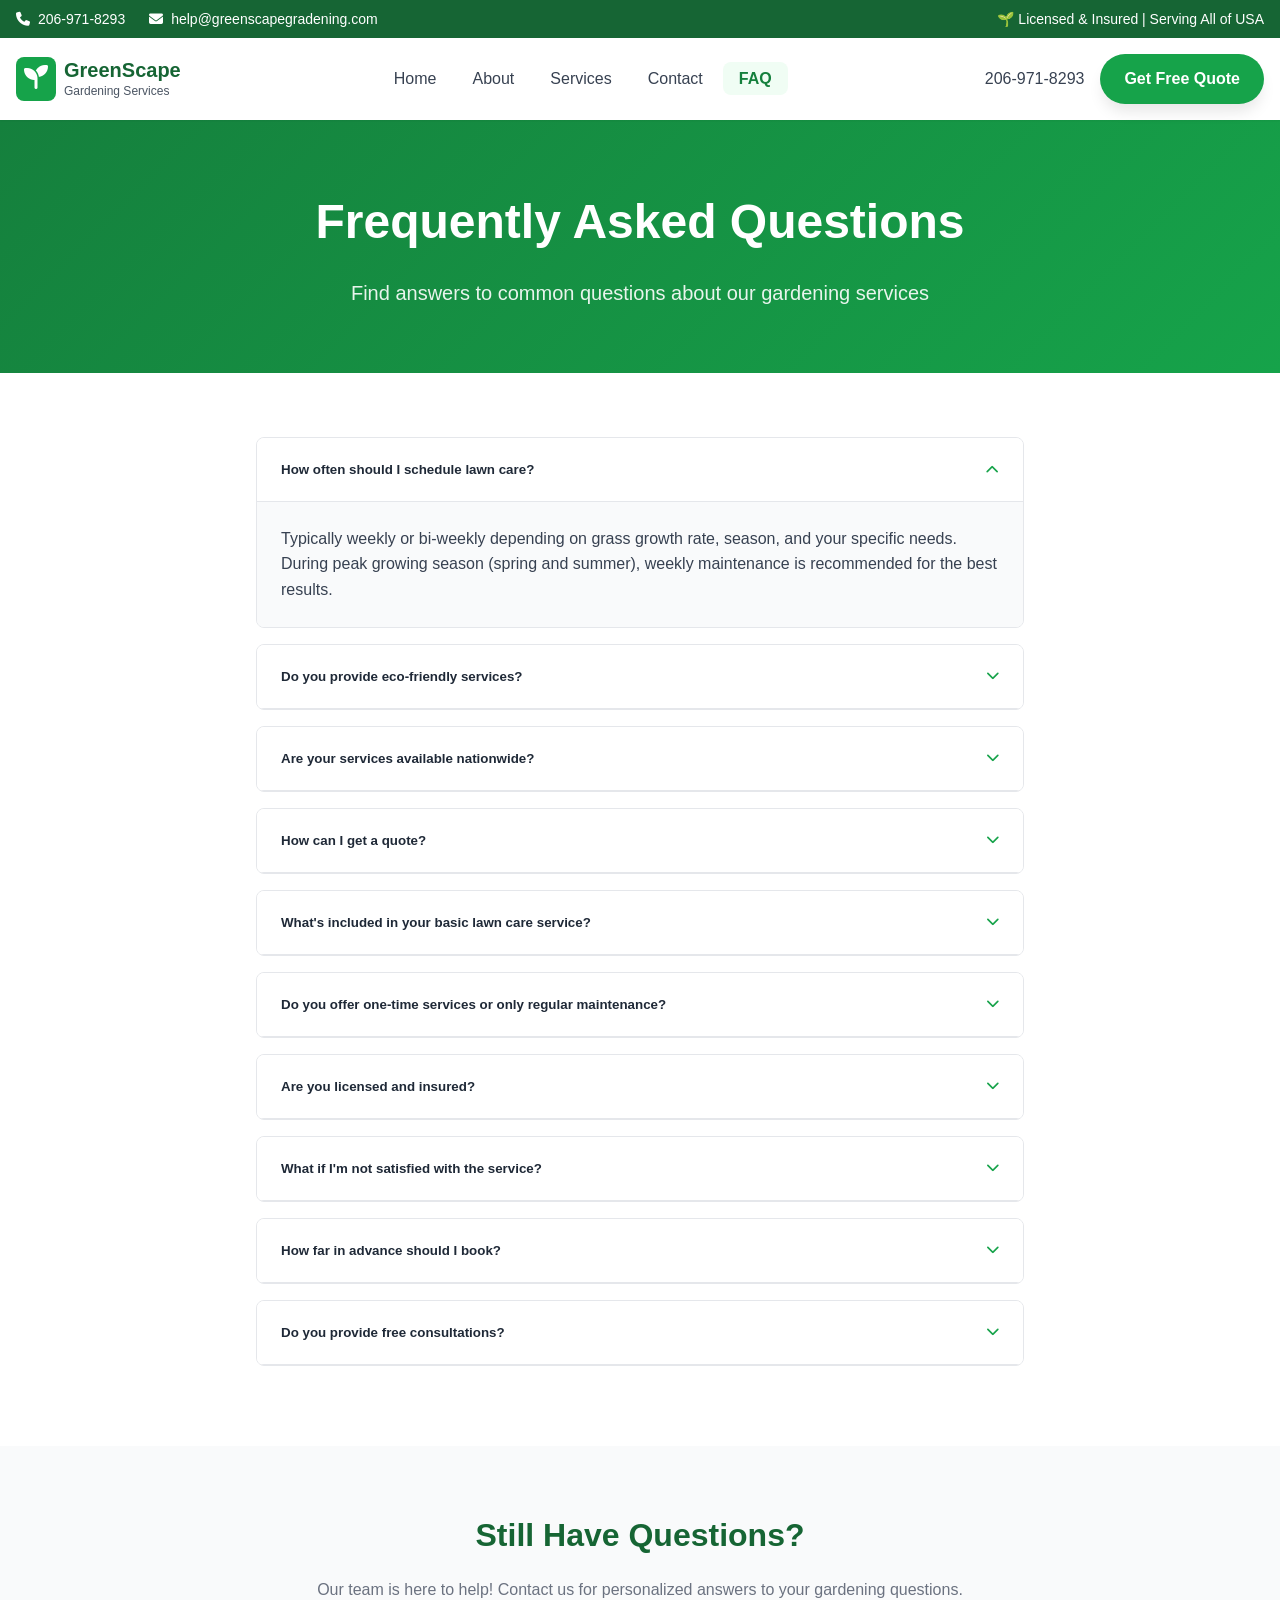
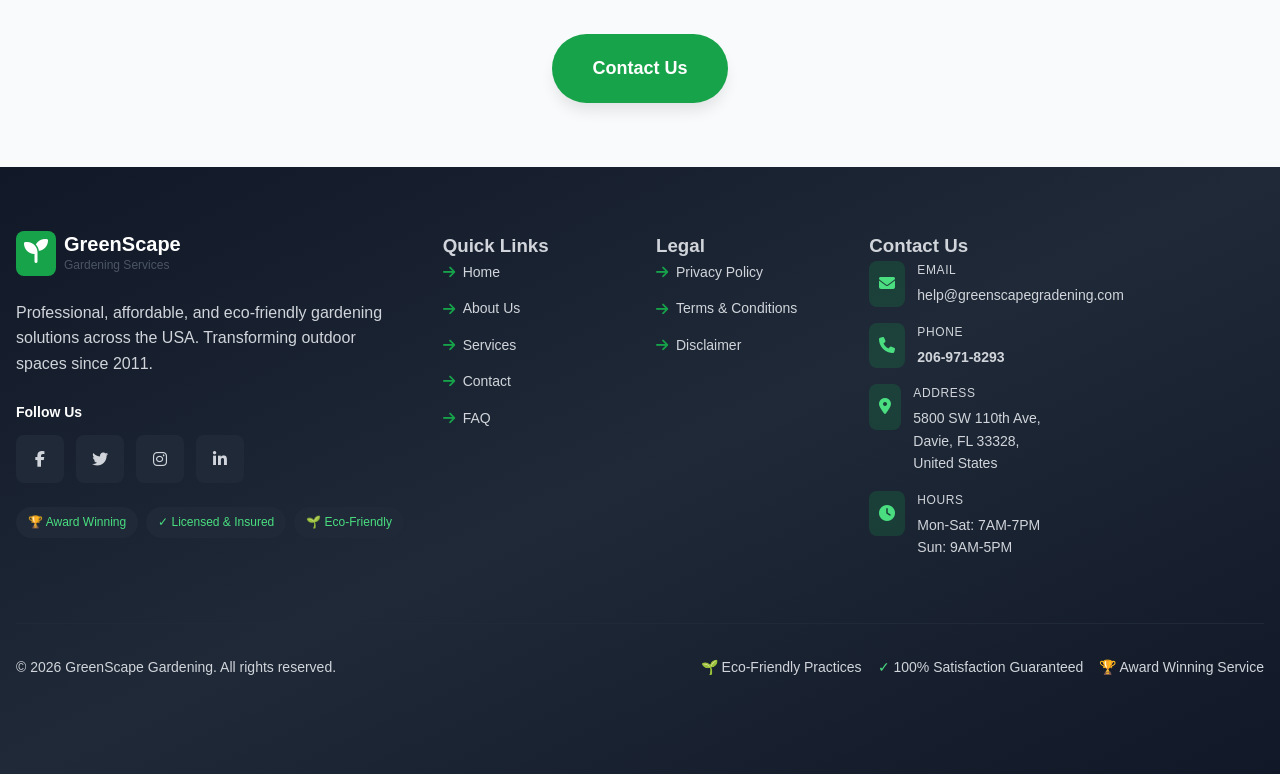
<file: faq.html>
<!DOCTYPE html>
<html lang="en">
<head>
    <meta charset="UTF-8">
    <meta name="viewport" content="width=device-width, initial-scale=1.0">
    <title>FAQ - GreenScape Gardening</title>
    <meta name="description" content="Find answers to frequently asked questions about GreenScape Gardening services, pricing, and scheduling.">
    <link rel="stylesheet" href="css/style.css">
    <link rel="stylesheet" href="https://cdnjs.cloudflare.com/ajax/libs/font-awesome/6.4.0/css/all.min.css">
    <style>
        .faq-item {
            border: 1px solid #e5e7eb;
            border-radius: 0.5rem;
            margin-bottom: 1rem;
            overflow: hidden;
        }
        .faq-question {
            width: 100%;
            padding: 1.5rem;
            background: white;
            border: none;
            display: flex;
            align-items: center;
            justify-content: space-between;
            cursor: pointer;
            text-align: left;
            font-weight: 600;
            color: #1f2937;
            transition: background 0.3s;
        }
        .faq-question:hover {
            background: #f9fafb;
        }
        .faq-icon {
            color: #16a34a;
            transition: transform 0.3s;
            flex-shrink: 0;
            margin-left: 1rem;
        }
        .faq-icon.rotated {
            transform: rotate(180deg);
        }
        .faq-answer {
            padding: 0 1.5rem;
            max-height: 0;
            overflow: hidden;
            transition: max-height 0.3s ease, padding 0.3s ease;
            background: #f9fafb;
            border-top: 1px solid #e5e7eb;
        }
        .faq-answer.open {
            padding: 1.5rem;
            max-height: 500px;
        }
        .faq-answer p {
            color: #374151;
            line-height: 1.6;
            margin: 0;
        }
    </style>
</head>
<body>
    <!-- Header -->
    <div id="header"></div>

    <!-- Page Hero -->
    <section style="background: linear-gradient(135deg, #15803d, #16a34a); color: white; padding: 4rem 0; text-align: center;">
        <div class="container">
            <h1 style="font-size: 3rem; font-weight: 700; margin-bottom: 1rem;">Frequently Asked Questions</h1>
            <p style="font-size: 1.25rem; color: rgba(255,255,255,0.9); max-width: 800px; margin: 0 auto;">
                Find answers to common questions about our gardening services
            </p>
        </div>
    </section>

    <!-- FAQ Content -->
    <section style="padding: 4rem 0; background: white;">
        <div class="container">
            <div style="max-width: 48rem; margin: 0 auto;">
                <!-- FAQ 1 -->
                <div class="faq-item">
                    <button class="faq-question" onclick="toggleFAQ(this)">
                        <span>How often should I schedule lawn care?</span>
                        <i class="fas fa-chevron-down faq-icon"></i>
                    </button>
                    <div class="faq-answer open">
                        <p>Typically weekly or bi-weekly depending on grass growth rate, season, and your specific needs. During peak growing season (spring and summer), weekly maintenance is recommended for the best results.</p>
                    </div>
                </div>

                <!-- FAQ 2 -->
                <div class="faq-item">
                    <button class="faq-question" onclick="toggleFAQ(this)">
                        <span>Do you provide eco-friendly services?</span>
                        <i class="fas fa-chevron-down faq-icon"></i>
                    </button>
                    <div class="faq-answer">
                        <p>Yes, we prioritize sustainable gardening practices. We use environmentally friendly products, implement water-efficient irrigation systems, and follow organic gardening methods whenever possible to minimize environmental impact.</p>
                    </div>
                </div>

                <!-- FAQ 3 -->
                <div class="faq-item">
                    <button class="faq-question" onclick="toggleFAQ(this)">
                        <span>Are your services available nationwide?</span>
                        <i class="fas fa-chevron-down faq-icon"></i>
                    </button>
                    <div class="faq-answer">
                        <p>Yes, we serve multiple locations across the USA. Our network of professional gardeners ensures consistent, high-quality service no matter where you're located. Contact us to confirm availability in your area.</p>
                    </div>
                </div>

                <!-- FAQ 4 -->
                <div class="faq-item">
                    <button class="faq-question" onclick="toggleFAQ(this)">
                        <span>How can I get a quote?</span>
                        <i class="fas fa-chevron-down faq-icon"></i>
                    </button>
                    <div class="faq-answer">
                        <p>Getting a quote is easy! You can use our online contact form, call us directly at 206-971-8293, or email us at help@greenscapegradening.com. We'll typically respond within 24 hours with a customized quote based on your needs.</p>
                    </div>
                </div>

                <!-- FAQ 5 -->
                <div class="faq-item">
                    <button class="faq-question" onclick="toggleFAQ(this)">
                        <span>What's included in your basic lawn care service?</span>
                        <i class="fas fa-chevron-down faq-icon"></i>
                    </button>
                    <div class="faq-answer">
                        <p>Our basic lawn care service includes professional mowing, edging, basic trimming, and cleanup. We also perform a visual inspection of your lawn to identify any potential issues that may need attention.</p>
                    </div>
                </div>

                <!-- FAQ 6 -->
                <div class="faq-item">
                    <button class="faq-question" onclick="toggleFAQ(this)">
                        <span>Do you offer one-time services or only regular maintenance?</span>
                        <i class="fas fa-chevron-down faq-icon"></i>
                    </button>
                    <div class="faq-answer">
                        <p>We offer both! Whether you need a one-time garden cleanup, seasonal service, or ongoing maintenance plans, we can accommodate your needs. Our flexible scheduling ensures we work within your requirements.</p>
                    </div>
                </div>

                <!-- FAQ 7 -->
                <div class="faq-item">
                    <button class="faq-question" onclick="toggleFAQ(this)">
                        <span>Are you licensed and insured?</span>
                        <i class="fas fa-chevron-down faq-icon"></i>
                    </button>
                    <div class="faq-answer">
                        <p>Yes, we are fully licensed and insured. This protects both our team and your property, giving you peace of mind when we're working on your outdoor space.</p>
                    </div>
                </div>

                <!-- FAQ 8 -->
                <div class="faq-item">
                    <button class="faq-question" onclick="toggleFAQ(this)">
                        <span>What if I'm not satisfied with the service?</span>
                        <i class="fas fa-chevron-down faq-icon"></i>
                    </button>
                    <div class="faq-answer">
                        <p>We offer a 100% satisfaction guarantee. If you're not completely happy with our work, we'll make it right at no additional cost. Your satisfaction is our top priority.</p>
                    </div>
                </div>

                <!-- FAQ 9 -->
                <div class="faq-item">
                    <button class="faq-question" onclick="toggleFAQ(this)">
                        <span>How far in advance should I book?</span>
                        <i class="fas fa-chevron-down faq-icon"></i>
                    </button>
                    <div class="faq-answer">
                        <p>We recommend booking at least one week in advance, especially during our busy season (spring and summer). However, we'll do our best to accommodate urgent requests whenever possible.</p>
                    </div>
                </div>

                <!-- FAQ 10 -->
                <div class="faq-item">
                    <button class="faq-question" onclick="toggleFAQ(this)">
                        <span>Do you provide free consultations?</span>
                        <i class="fas fa-chevron-down faq-icon"></i>
                    </button>
                    <div class="faq-answer">
                        <p>Absolutely! We offer free, no-obligation consultations where we assess your outdoor space and provide expert recommendations tailored to your needs and budget.</p>
                    </div>
                </div>
            </div>
        </div>
    </section>

    <!-- Still Have Questions CTA -->
    <section style="padding: 4rem 0; background: #f9fafb;">
        <div class="container" style="text-align: center;">
            <h2 style="font-size: 2rem; font-weight: 700; color: #166534; margin-bottom: 1rem;">
                Still Have Questions?
            </h2>
            <p style="color: #6b7280; margin-bottom: 2rem; max-width: 42rem; margin-left: auto; margin-right: auto;">
                Our team is here to help! Contact us for personalized answers to your gardening questions.
            </p>
            <a href="contact.html" class="btn btn-primary btn-lg">
                Contact Us
            </a>
        </div>
    </section>

    <!-- Footer -->
    <div id="footer"></div>

    <!-- Sticky CTA -->
    <div id="sticky-cta"></div>

    <!-- Exit Intent Popup -->
    <div id="exit-popup"></div>

    <!-- Cookie Consent -->
    <div id="cookie-consent"></div>

    <!-- Back to Top -->
    <div id="back-to-top"></div>

    <script src="js/main.js"></script>
    <script>
        function toggleFAQ(button) {
            const answer = button.nextElementSibling;
            const icon = button.querySelector('.faq-icon');
            const isOpen = answer.classList.contains('open');
            
            // Close all other FAQs
            document.querySelectorAll('.faq-answer').forEach(item => {
                if (item !== answer) {
                    item.classList.remove('open');
                }
            });
            
            document.querySelectorAll('.faq-icon').forEach(item => {
                if (item !== icon) {
                    item.classList.remove('rotated');
                }
            });
            
            // Toggle current FAQ
            if (isOpen) {
                answer.classList.remove('open');
                icon.classList.remove('rotated');
            } else {
                answer.classList.add('open');
                icon.classList.add('rotated');
            }
        }

        // Open first FAQ by default
        document.querySelector('.faq-icon').classList.add('rotated');
    </script>
</body>
</html>
</file>
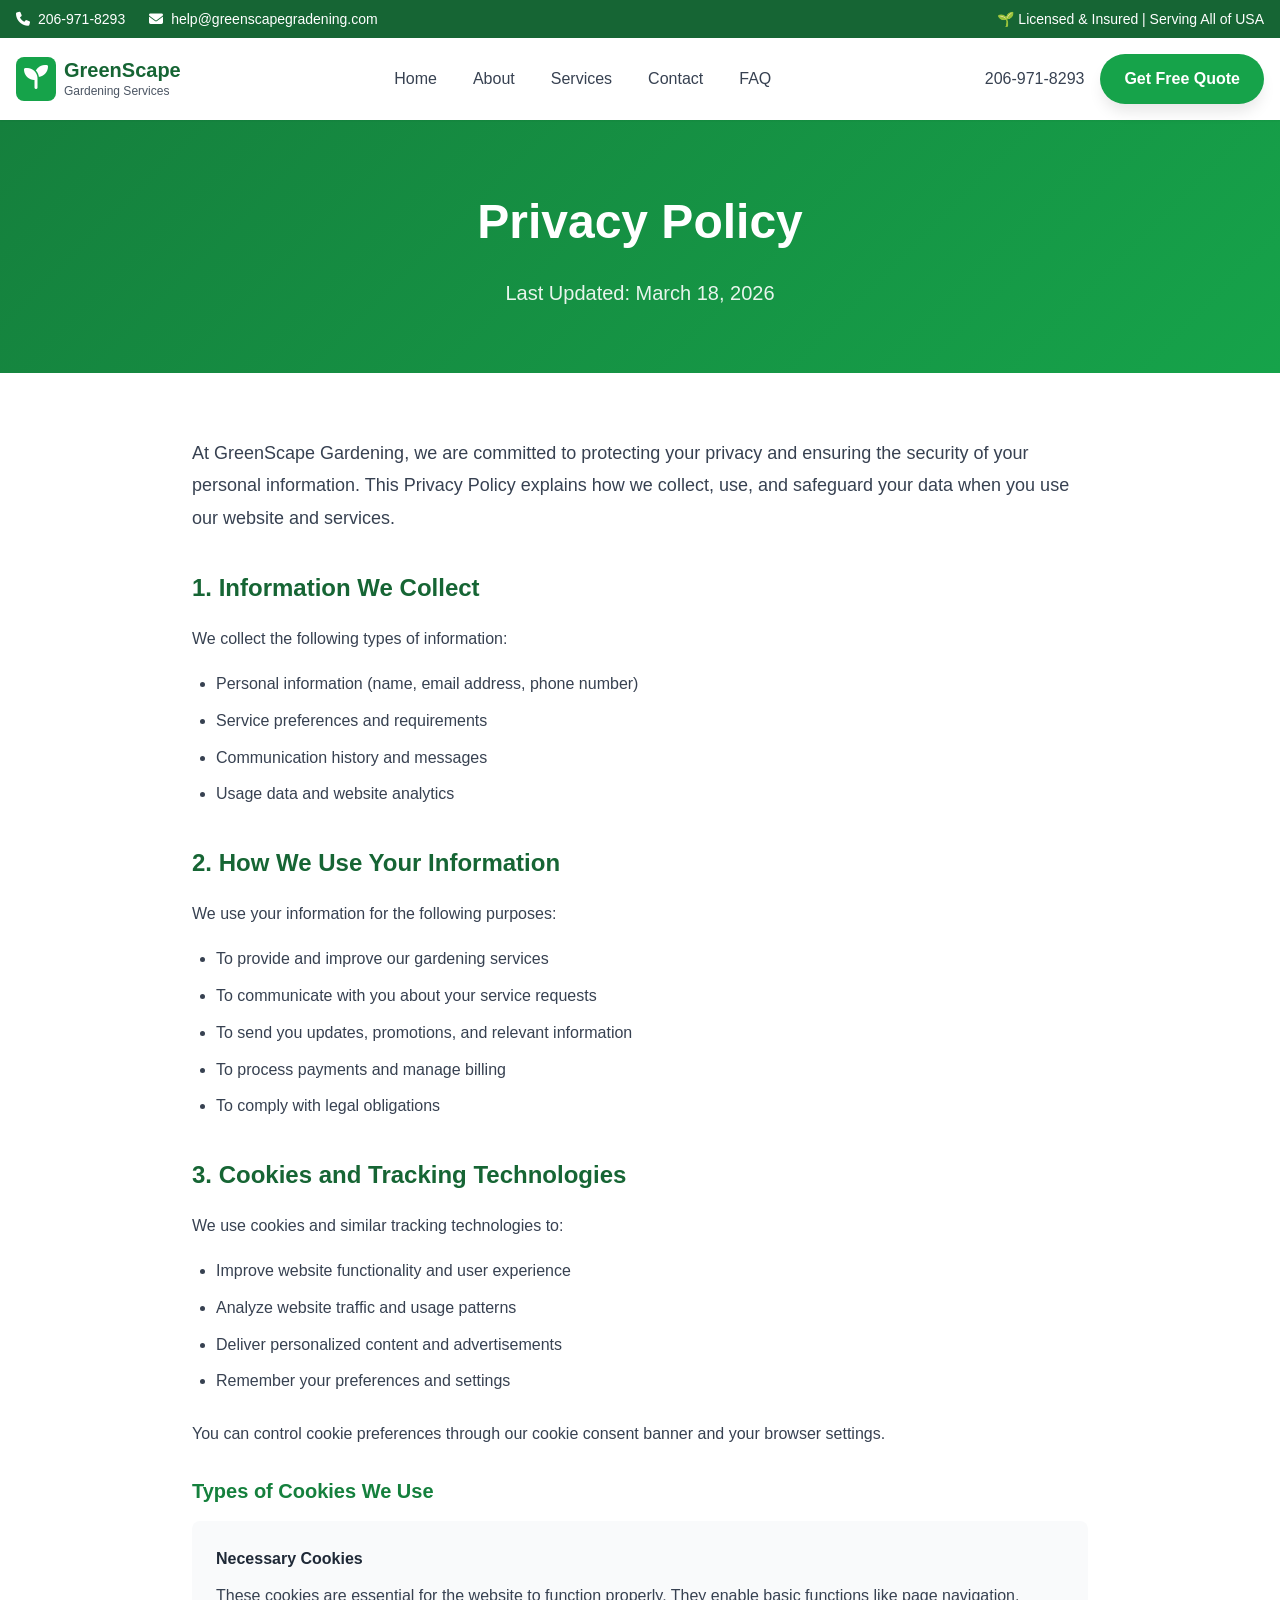
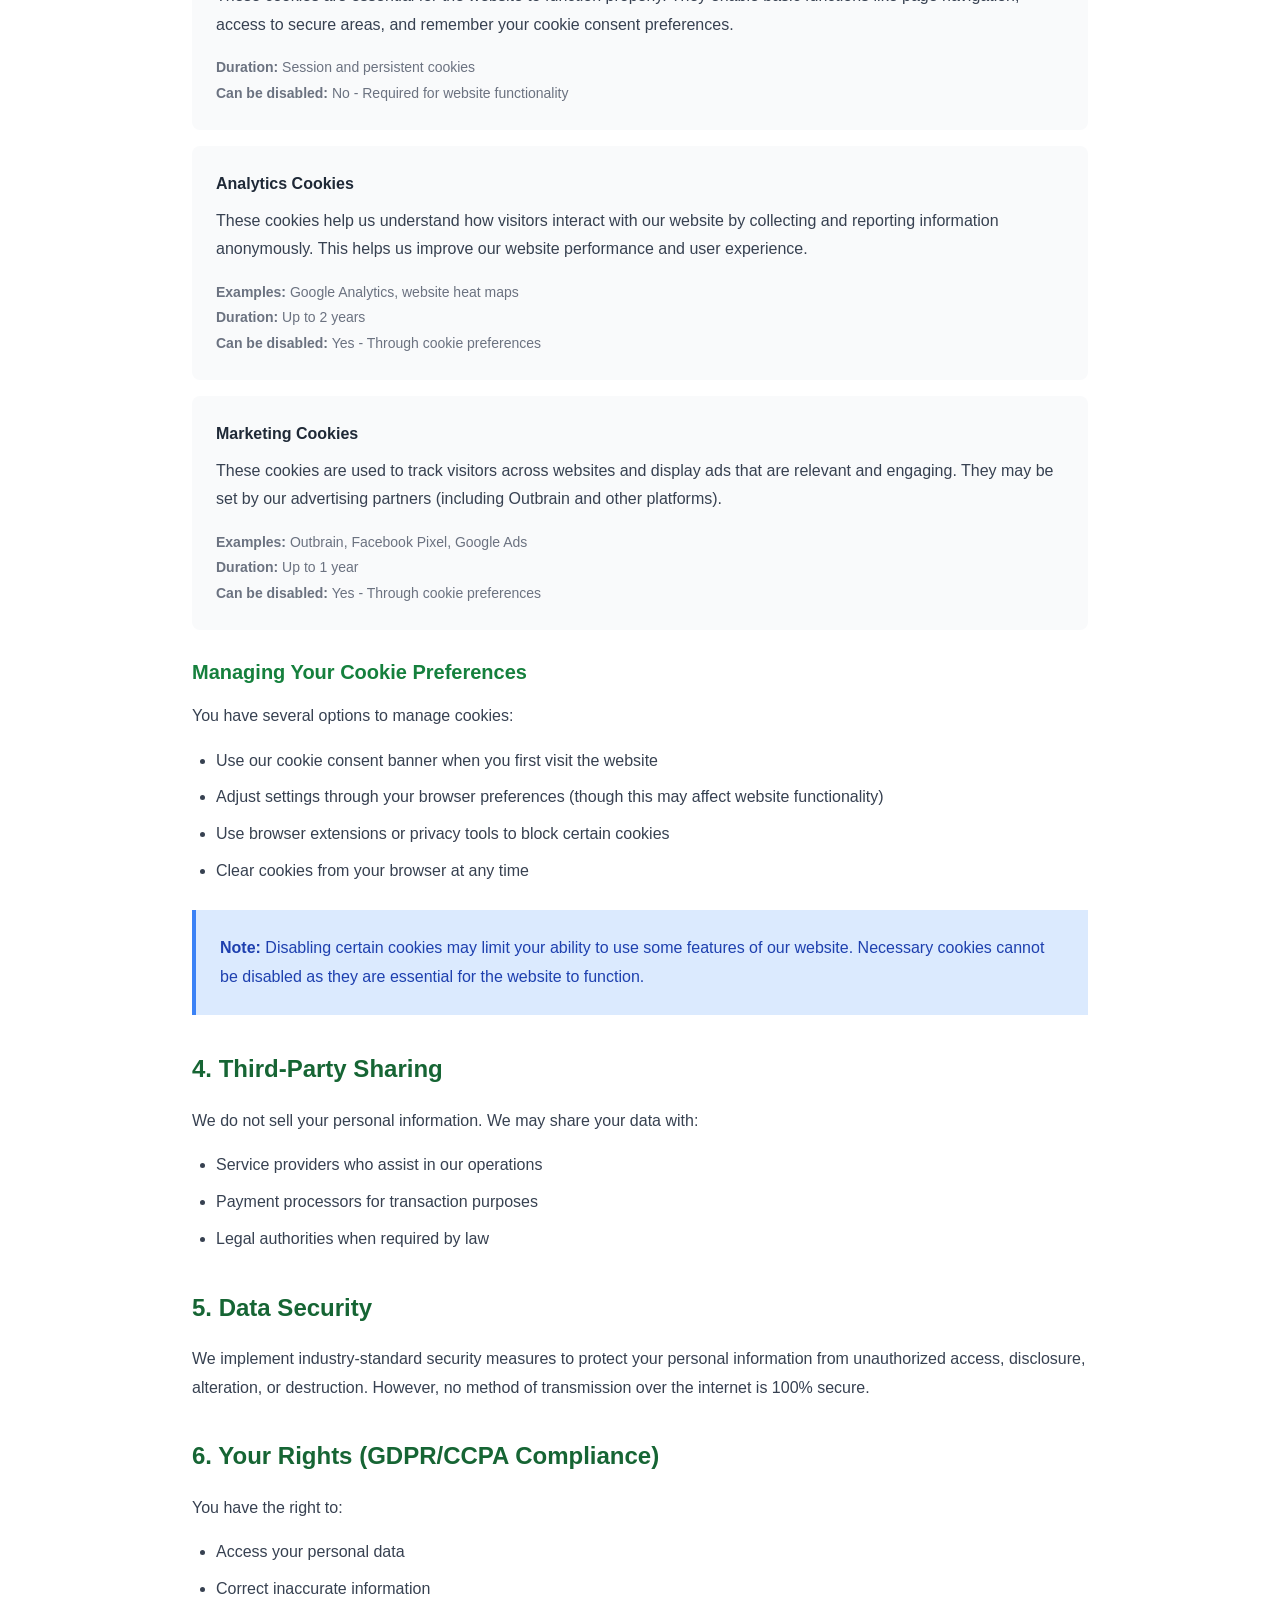
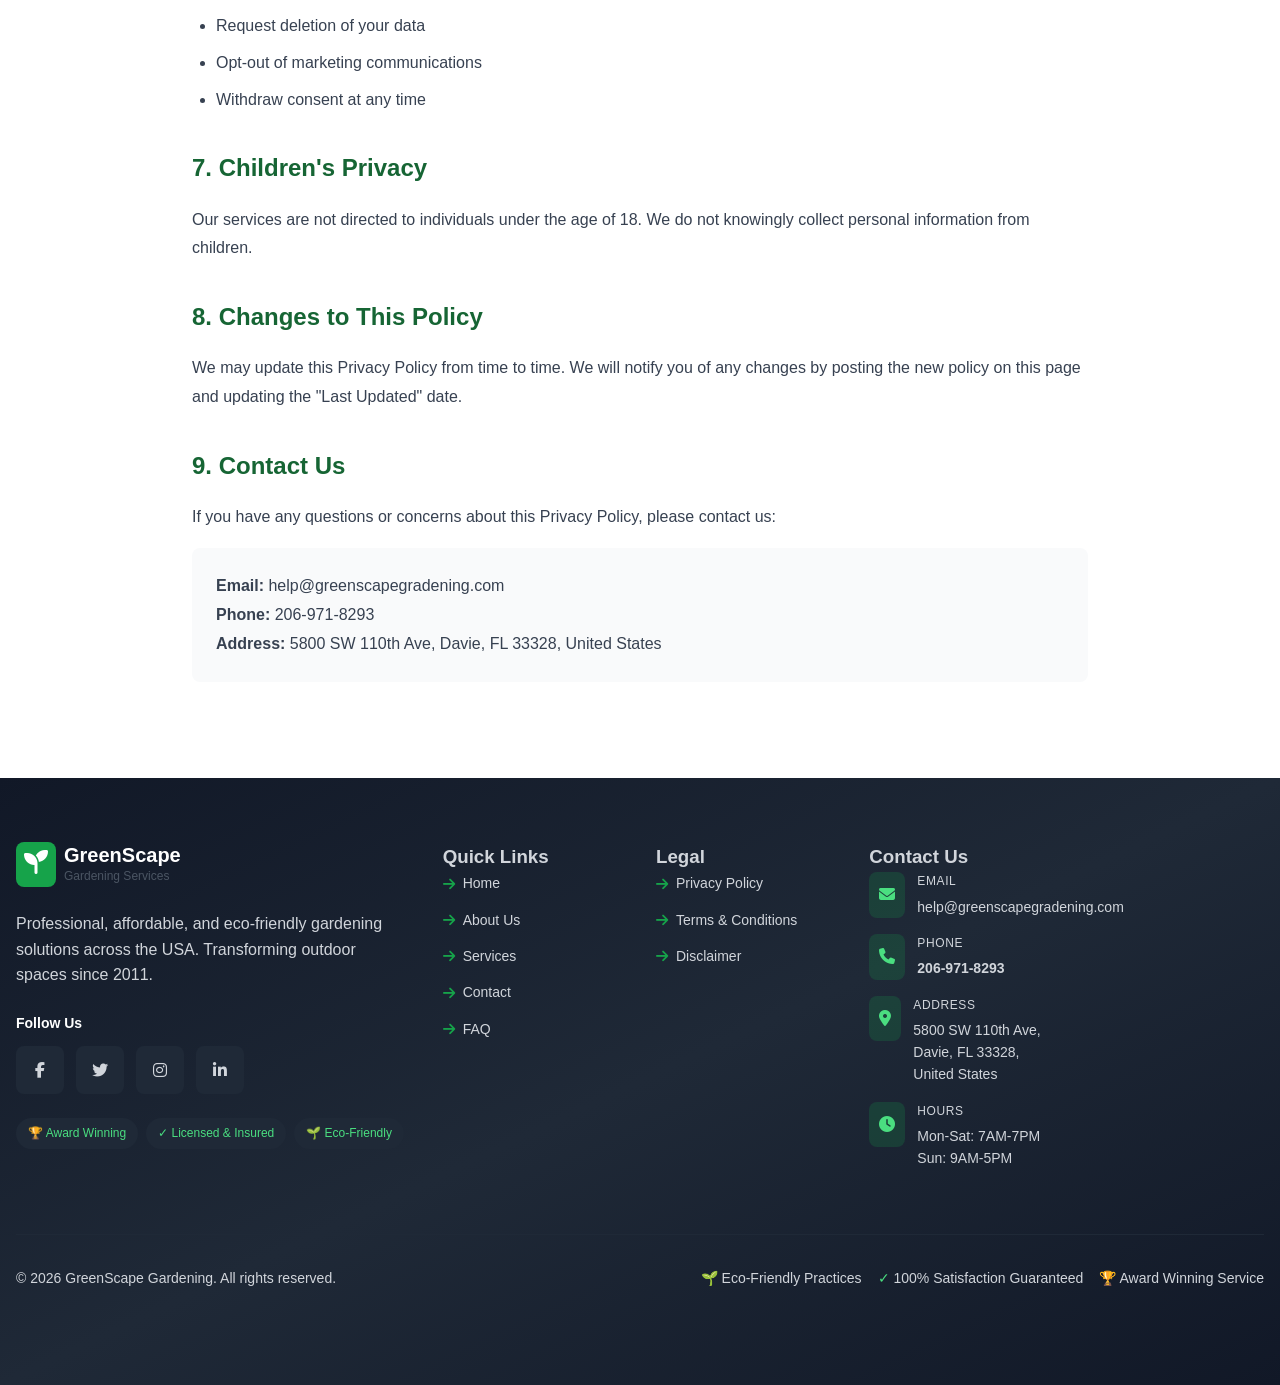
<file: privacy-policy.html>
<!DOCTYPE html>
<html lang="en">
<head>
    <meta charset="UTF-8">
    <meta name="viewport" content="width=device-width, initial-scale=1.0">
    <title>Privacy Policy - GreenScape Gardening</title>
    <meta name="description" content="GreenScape Gardening Privacy Policy. Learn how we collect, use, and protect your personal information.">
    <link rel="stylesheet" href="css/style.css">
    <link rel="stylesheet" href="https://cdnjs.cloudflare.com/ajax/libs/font-awesome/6.4.0/css/all.min.css">
    <style>
        .legal-content {
            max-width: 56rem;
            margin: 0 auto;
            line-height: 1.8;
        }
        .legal-content h2 {
            font-size: 1.5rem;
            font-weight: 700;
            color: #166534;
            margin-top: 2rem;
            margin-bottom: 1rem;
        }
        .legal-content h3 {
            font-size: 1.25rem;
            font-weight: 600;
            color: #15803d;
            margin-top: 1.5rem;
            margin-bottom: 0.75rem;
        }
        .legal-content h4 {
            font-weight: 600;
            color: #1f2937;
            margin-bottom: 0.5rem;
        }
        .legal-content p {
            color: #374151;
            margin-bottom: 1rem;
        }
        .legal-content ul {
            list-style: disc;
            padding-left: 1.5rem;
            margin-bottom: 1.5rem;
        }
        .legal-content ul li {
            color: #374151;
            margin-bottom: 0.5rem;
        }
        .cookie-box {
            background: #f9fafb;
            padding: 1.5rem;
            border-radius: 0.5rem;
            margin-bottom: 1rem;
        }
        .note-box {
            background: #dbeafe;
            border-left: 4px solid #3b82f6;
            padding: 1.5rem;
            margin-bottom: 1.5rem;
        }
        .contact-box {
            background: #f9fafb;
            padding: 1.5rem;
            border-radius: 0.5rem;
            margin-bottom: 2rem;
        }
    </style>
</head>
<body>
    <!-- Header -->
    <div id="header"></div>

    <!-- Page Hero -->
    <section style="background: linear-gradient(135deg, #15803d, #16a34a); color: white; padding: 4rem 0; text-align: center;">
        <div class="container">
            <h1 style="font-size: 3rem; font-weight: 700; margin-bottom: 1rem;">Privacy Policy</h1>
            <p style="font-size: 1.25rem; color: rgba(255,255,255,0.9);">
                Last Updated: March 18, 2026
            </p>
        </div>
    </section>

    <!-- Content -->
    <section style="padding: 4rem 0; background: white;">
        <div class="container">
            <div class="legal-content">
                <p style="font-size: 1.125rem; margin-bottom: 2rem;">
                    At GreenScape Gardening, we are committed to protecting your privacy and ensuring the security 
                    of your personal information. This Privacy Policy explains how we collect, use, and safeguard 
                    your data when you use our website and services.
                </p>

                <h2>1. Information We Collect</h2>
                <p>We collect the following types of information:</p>
                <ul>
                    <li>Personal information (name, email address, phone number)</li>
                    <li>Service preferences and requirements</li>
                    <li>Communication history and messages</li>
                    <li>Usage data and website analytics</li>
                </ul>

                <h2>2. How We Use Your Information</h2>
                <p>We use your information for the following purposes:</p>
                <ul>
                    <li>To provide and improve our gardening services</li>
                    <li>To communicate with you about your service requests</li>
                    <li>To send you updates, promotions, and relevant information</li>
                    <li>To process payments and manage billing</li>
                    <li>To comply with legal obligations</li>
                </ul>

                <h2>3. Cookies and Tracking Technologies</h2>
                <p>We use cookies and similar tracking technologies to:</p>
                <ul>
                    <li>Improve website functionality and user experience</li>
                    <li>Analyze website traffic and usage patterns</li>
                    <li>Deliver personalized content and advertisements</li>
                    <li>Remember your preferences and settings</li>
                </ul>
                <p>You can control cookie preferences through our cookie consent banner and your browser settings.</p>

                <h3>Types of Cookies We Use</h3>
                
                <div class="cookie-box">
                    <h4>Necessary Cookies</h4>
                    <p>
                        These cookies are essential for the website to function properly. They enable basic functions 
                        like page navigation, access to secure areas, and remember your cookie consent preferences.
                    </p>
                    <p style="font-size: 0.875rem; color: #6b7280; margin: 0;">
                        <strong>Duration:</strong> Session and persistent cookies<br>
                        <strong>Can be disabled:</strong> No - Required for website functionality
                    </p>
                </div>

                <div class="cookie-box">
                    <h4>Analytics Cookies</h4>
                    <p>
                        These cookies help us understand how visitors interact with our website by collecting and 
                        reporting information anonymously. This helps us improve our website performance and user experience.
                    </p>
                    <p style="font-size: 0.875rem; color: #6b7280; margin: 0;">
                        <strong>Examples:</strong> Google Analytics, website heat maps<br>
                        <strong>Duration:</strong> Up to 2 years<br>
                        <strong>Can be disabled:</strong> Yes - Through cookie preferences
                    </p>
                </div>

                <div class="cookie-box">
                    <h4>Marketing Cookies</h4>
                    <p>
                        These cookies are used to track visitors across websites and display ads that are relevant 
                        and engaging. They may be set by our advertising partners (including Outbrain and other platforms).
                    </p>
                    <p style="font-size: 0.875rem; color: #6b7280; margin: 0;">
                        <strong>Examples:</strong> Outbrain, Facebook Pixel, Google Ads<br>
                        <strong>Duration:</strong> Up to 1 year<br>
                        <strong>Can be disabled:</strong> Yes - Through cookie preferences
                    </p>
                </div>

                <h3>Managing Your Cookie Preferences</h3>
                <p>You have several options to manage cookies:</p>
                <ul>
                    <li>Use our cookie consent banner when you first visit the website</li>
                    <li>Adjust settings through your browser preferences (though this may affect website functionality)</li>
                    <li>Use browser extensions or privacy tools to block certain cookies</li>
                    <li>Clear cookies from your browser at any time</li>
                </ul>

                <div class="note-box">
                    <p style="color: #1e40af; margin: 0;">
                        <strong>Note:</strong> Disabling certain cookies may limit your ability to use some features 
                        of our website. Necessary cookies cannot be disabled as they are essential for the website to function.
                    </p>
                </div>

                <h2>4. Third-Party Sharing</h2>
                <p>We do not sell your personal information. We may share your data with:</p>
                <ul>
                    <li>Service providers who assist in our operations</li>
                    <li>Payment processors for transaction purposes</li>
                    <li>Legal authorities when required by law</li>
                </ul>

                <h2>5. Data Security</h2>
                <p>
                    We implement industry-standard security measures to protect your personal information from 
                    unauthorized access, disclosure, alteration, or destruction. However, no method of transmission 
                    over the internet is 100% secure.
                </p>

                <h2>6. Your Rights (GDPR/CCPA Compliance)</h2>
                <p>You have the right to:</p>
                <ul>
                    <li>Access your personal data</li>
                    <li>Correct inaccurate information</li>
                    <li>Request deletion of your data</li>
                    <li>Opt-out of marketing communications</li>
                    <li>Withdraw consent at any time</li>
                </ul>

                <h2>7. Children's Privacy</h2>
                <p>
                    Our services are not directed to individuals under the age of 18. We do not knowingly collect 
                    personal information from children.
                </p>

                <h2>8. Changes to This Policy</h2>
                <p>
                    We may update this Privacy Policy from time to time. We will notify you of any changes by 
                    posting the new policy on this page and updating the "Last Updated" date.
                </p>

                <h2>9. Contact Us</h2>
                <p>If you have any questions or concerns about this Privacy Policy, please contact us:</p>
                <div class="contact-box">
                    <p style="margin: 0;">
                        <strong>Email:</strong> help@greenscapegradening.com<br>
                        <strong>Phone:</strong> 206-971-8293<br>
                        <strong>Address:</strong> 5800 SW 110th Ave, Davie, FL 33328, United States
                    </p>
                </div>
            </div>
        </div>
    </section>

    <!-- Footer -->
    <div id="footer"></div>

    <!-- Sticky CTA -->
    <div id="sticky-cta"></div>

    <!-- Cookie Consent -->
    <div id="cookie-consent"></div>

    <!-- Back to Top -->
    <div id="back-to-top"></div>

    <script src="js/main.js"></script>
</body>
</html>
</file>
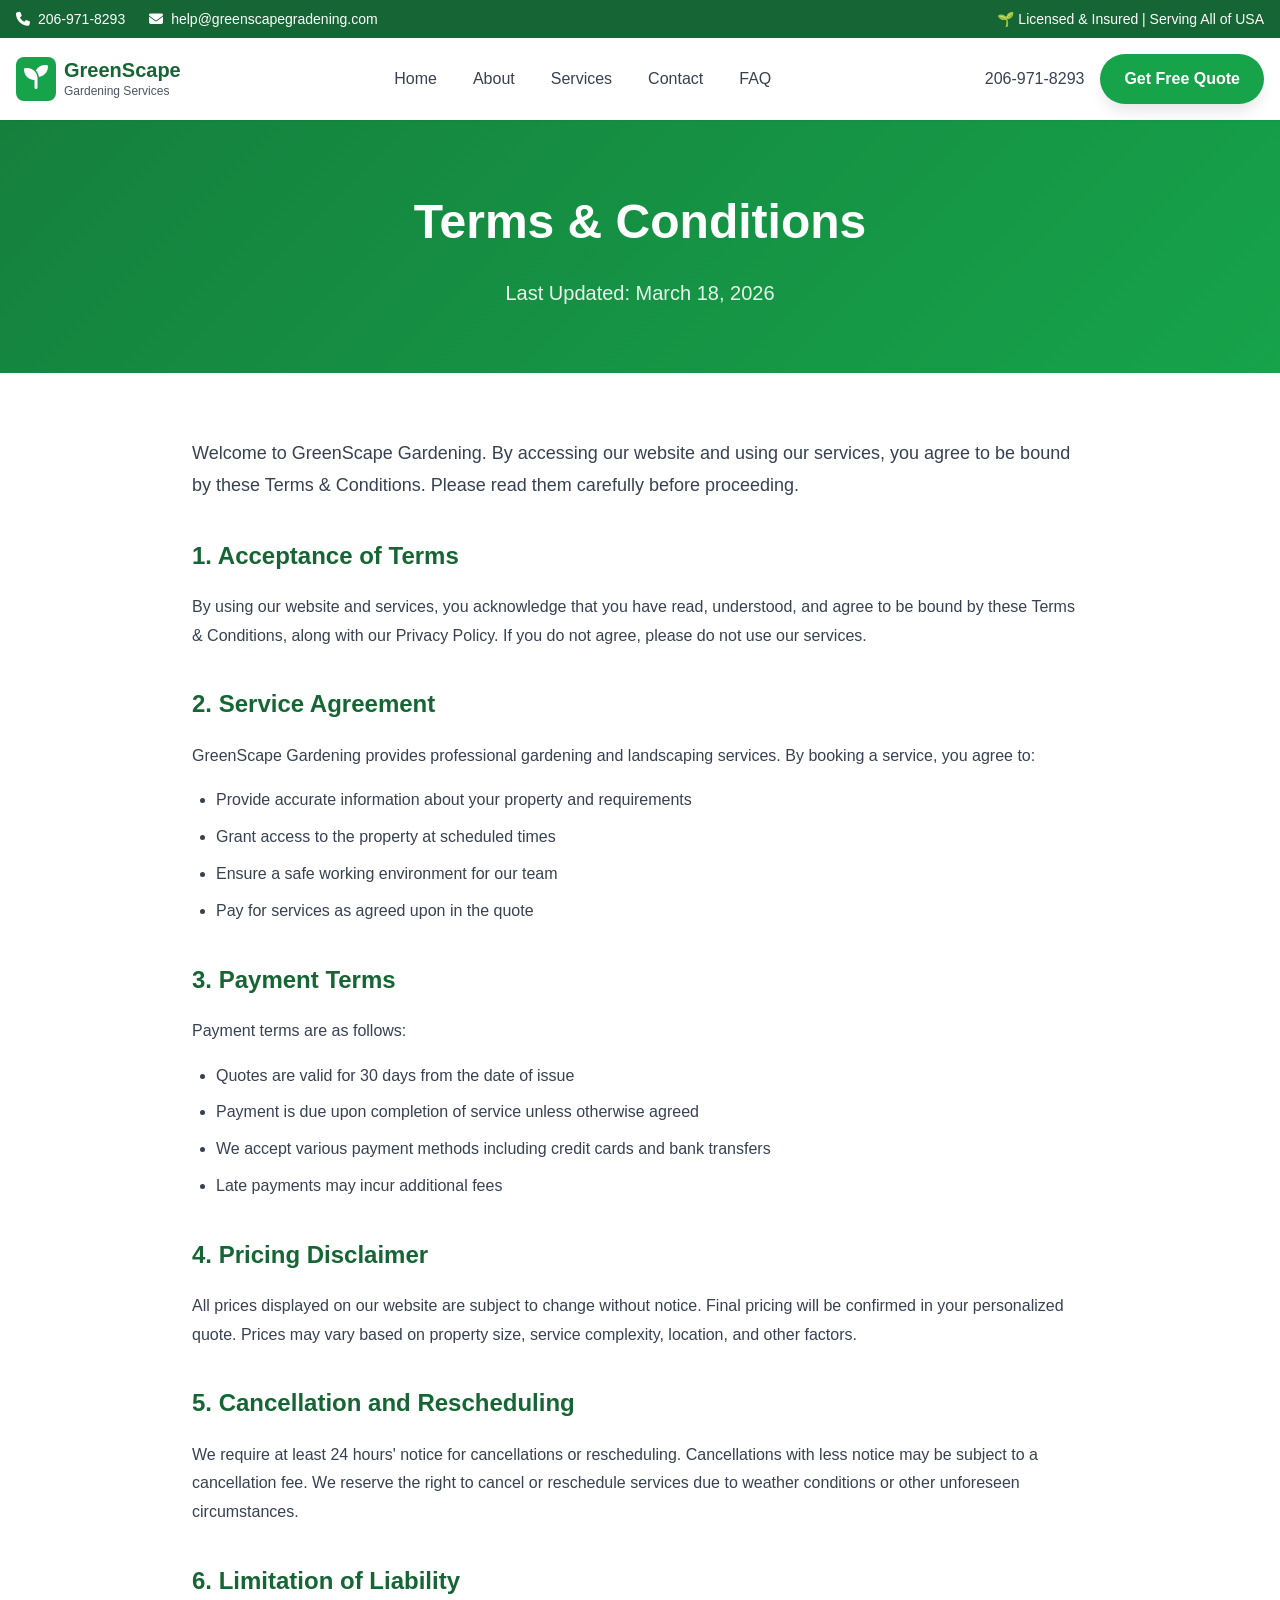
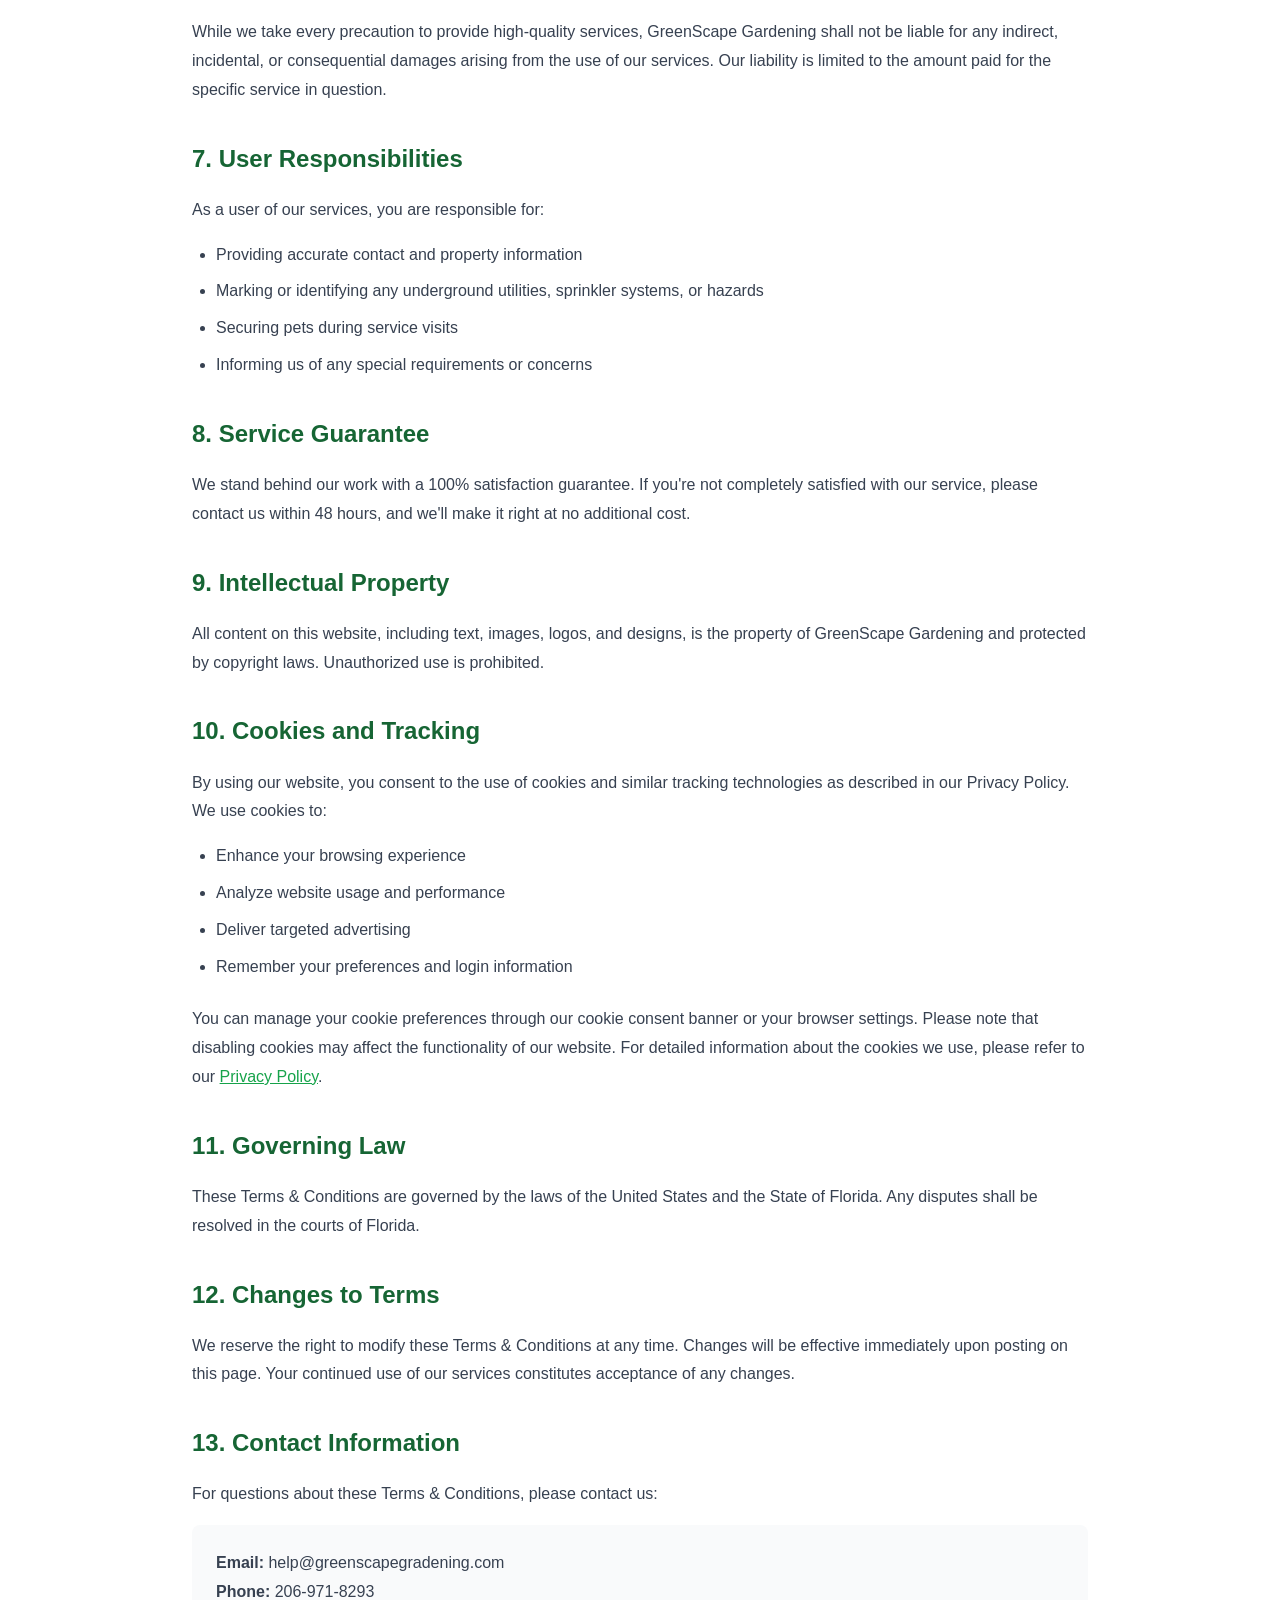
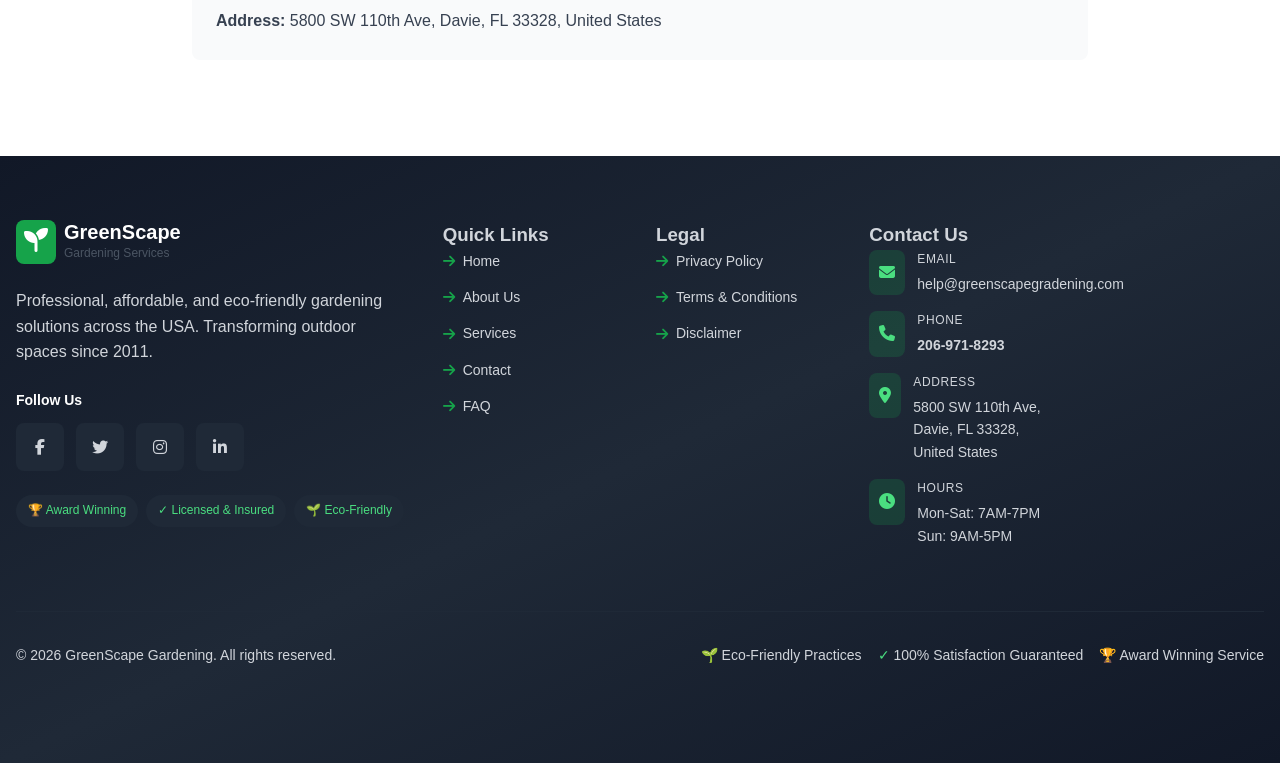
<file: terms.html>
<!DOCTYPE html>
<html lang="en">
<head>
    <meta charset="UTF-8">
    <meta name="viewport" content="width=device-width, initial-scale=1.0">
    <title>Terms & Conditions - GreenScape Gardening</title>
    <meta name="description" content="Read GreenScape Gardening's Terms & Conditions for using our website and services.">
    <link rel="stylesheet" href="css/style.css">
    <link rel="stylesheet" href="https://cdnjs.cloudflare.com/ajax/libs/font-awesome/6.4.0/css/all.min.css">
    <style>
        .legal-content {
            max-width: 56rem;
            margin: 0 auto;
            line-height: 1.8;
        }
        .legal-content h2 {
            font-size: 1.5rem;
            font-weight: 700;
            color: #166534;
            margin-top: 2rem;
            margin-bottom: 1rem;
        }
        .legal-content p {
            color: #374151;
            margin-bottom: 1rem;
        }
        .legal-content ul {
            list-style: disc;
            padding-left: 1.5rem;
            margin-bottom: 1.5rem;
        }
        .legal-content ul li {
            color: #374151;
            margin-bottom: 0.5rem;
        }
        .contact-box {
            background: #f9fafb;
            padding: 1.5rem;
            border-radius: 0.5rem;
            margin-bottom: 2rem;
        }
    </style>
</head>
<body>
    <!-- Header -->
    <div id="header"></div>

    <!-- Page Hero -->
    <section style="background: linear-gradient(135deg, #15803d, #16a34a); color: white; padding: 4rem 0; text-align: center;">
        <div class="container">
            <h1 style="font-size: 3rem; font-weight: 700; margin-bottom: 1rem;">Terms & Conditions</h1>
            <p style="font-size: 1.25rem; color: rgba(255,255,255,0.9);">
                Last Updated: March 18, 2026
            </p>
        </div>
    </section>

    <!-- Content -->
    <section style="padding: 4rem 0; background: white;">
        <div class="container">
            <div class="legal-content">
                <p style="font-size: 1.125rem; margin-bottom: 2rem;">
                    Welcome to GreenScape Gardening. By accessing our website and using our services, you agree 
                    to be bound by these Terms & Conditions. Please read them carefully before proceeding.
                </p>

                <h2>1. Acceptance of Terms</h2>
                <p>
                    By using our website and services, you acknowledge that you have read, understood, and agree 
                    to be bound by these Terms & Conditions, along with our Privacy Policy. If you do not agree, 
                    please do not use our services.
                </p>

                <h2>2. Service Agreement</h2>
                <p>
                    GreenScape Gardening provides professional gardening and landscaping services. By booking a 
                    service, you agree to:
                </p>
                <ul>
                    <li>Provide accurate information about your property and requirements</li>
                    <li>Grant access to the property at scheduled times</li>
                    <li>Ensure a safe working environment for our team</li>
                    <li>Pay for services as agreed upon in the quote</li>
                </ul>

                <h2>3. Payment Terms</h2>
                <p>Payment terms are as follows:</p>
                <ul>
                    <li>Quotes are valid for 30 days from the date of issue</li>
                    <li>Payment is due upon completion of service unless otherwise agreed</li>
                    <li>We accept various payment methods including credit cards and bank transfers</li>
                    <li>Late payments may incur additional fees</li>
                </ul>

                <h2>4. Pricing Disclaimer</h2>
                <p>
                    All prices displayed on our website are subject to change without notice. Final pricing will 
                    be confirmed in your personalized quote. Prices may vary based on property size, service 
                    complexity, location, and other factors.
                </p>

                <h2>5. Cancellation and Rescheduling</h2>
                <p>
                    We require at least 24 hours' notice for cancellations or rescheduling. Cancellations with 
                    less notice may be subject to a cancellation fee. We reserve the right to cancel or reschedule 
                    services due to weather conditions or other unforeseen circumstances.
                </p>

                <h2>6. Limitation of Liability</h2>
                <p>
                    While we take every precaution to provide high-quality services, GreenScape Gardening shall 
                    not be liable for any indirect, incidental, or consequential damages arising from the use of 
                    our services. Our liability is limited to the amount paid for the specific service in question.
                </p>

                <h2>7. User Responsibilities</h2>
                <p>As a user of our services, you are responsible for:</p>
                <ul>
                    <li>Providing accurate contact and property information</li>
                    <li>Marking or identifying any underground utilities, sprinkler systems, or hazards</li>
                    <li>Securing pets during service visits</li>
                    <li>Informing us of any special requirements or concerns</li>
                </ul>

                <h2>8. Service Guarantee</h2>
                <p>
                    We stand behind our work with a 100% satisfaction guarantee. If you're not completely satisfied 
                    with our service, please contact us within 48 hours, and we'll make it right at no additional cost.
                </p>

                <h2>9. Intellectual Property</h2>
                <p>
                    All content on this website, including text, images, logos, and designs, is the property of 
                    GreenScape Gardening and protected by copyright laws. Unauthorized use is prohibited.
                </p>

                <h2>10. Cookies and Tracking</h2>
                <p>
                    By using our website, you consent to the use of cookies and similar tracking technologies as 
                    described in our Privacy Policy. We use cookies to:
                </p>
                <ul>
                    <li>Enhance your browsing experience</li>
                    <li>Analyze website usage and performance</li>
                    <li>Deliver targeted advertising</li>
                    <li>Remember your preferences and login information</li>
                </ul>
                <p>
                    You can manage your cookie preferences through our cookie consent banner or your browser settings. 
                    Please note that disabling cookies may affect the functionality of our website. For detailed 
                    information about the cookies we use, please refer to our 
                    <a href="privacy-policy.html" style="color: #16a34a; text-decoration: underline;">Privacy Policy</a>.
                </p>

                <h2>11. Governing Law</h2>
                <p>
                    These Terms & Conditions are governed by the laws of the United States and the State of Florida. 
                    Any disputes shall be resolved in the courts of Florida.
                </p>

                <h2>12. Changes to Terms</h2>
                <p>
                    We reserve the right to modify these Terms & Conditions at any time. Changes will be effective 
                    immediately upon posting on this page. Your continued use of our services constitutes acceptance 
                    of any changes.
                </p>

                <h2>13. Contact Information</h2>
                <p>For questions about these Terms & Conditions, please contact us:</p>
                <div class="contact-box">
                    <p style="margin: 0;">
                        <strong>Email:</strong> help@greenscapegradening.com<br>
                        <strong>Phone:</strong> 206-971-8293<br>
                        <strong>Address:</strong> 5800 SW 110th Ave, Davie, FL 33328, United States
                    </p>
                </div>
            </div>
        </div>
    </section>

    <!-- Footer -->
    <div id="footer"></div>

    <!-- Sticky CTA -->
    <div id="sticky-cta"></div>

    <!-- Cookie Consent -->
    <div id="cookie-consent"></div>

    <!-- Back to Top -->
    <div id="back-to-top"></div>

    <script src="js/main.js"></script>
</body>
</html>
</file>
<file: css/style.css>
/* ===================================
   GREENSCAPE GARDENING - MAIN STYLES
   =================================== */

/* CSS Reset & Base Styles */
* {
    margin: 0;
    padding: 0;
    box-sizing: border-box;
}

:root {
    --color-primary: #16a34a;
    --color-primary-dark: #15803d;
    --color-primary-light: #22c55e;
    --color-secondary: #166534;
    --color-gray-50: #f9fafb;
    --color-gray-100: #f3f4f6;
    --color-gray-200: #e5e7eb;
    --color-gray-300: #d1d5db;
    --color-gray-600: #4b5563;
    --color-gray-700: #374151;
    --color-gray-800: #1f2937;
    --color-gray-900: #111827;
    --color-white: #ffffff;
    --color-green-50: #f0fdf4;
    --color-green-100: #dcfce7;
    --color-green-600: #16a34a;
    --color-green-700: #15803d;
    --color-green-800: #166534;
    --shadow-sm: 0 1px 2px 0 rgb(0 0 0 / 0.05);
    --shadow-md: 0 4px 6px -1px rgb(0 0 0 / 0.1);
    --shadow-lg: 0 10px 15px -3px rgb(0 0 0 / 0.1);
    --shadow-xl: 0 20px 25px -5px rgb(0 0 0 / 0.1);
    --shadow-2xl: 0 25px 50px -12px rgb(0 0 0 / 0.25);
}

html {
    scroll-behavior: smooth;
}

body {
    font-family: -apple-system, BlinkMacSystemFont, 'Segoe UI', Roboto, Oxygen, Ubuntu, Cantarell, sans-serif;
    line-height: 1.6;
    color: var(--color-gray-700);
    background: var(--color-white);
}

.container {
    max-width: 1280px;
    margin: 0 auto;
    padding: 0 1rem;
}

img {
    max-width: 100%;
    height: auto;
    display: block;
}

a {
    text-decoration: none;
    color: inherit;
}

/* ===================================
   HEADER STYLES
   =================================== */

.top-bar {
    background: var(--color-green-800);
    color: white;
    padding: 0.5rem 0;
}

.top-bar-content {
    display: flex;
    justify-content: space-between;
    align-items: center;
    font-size: 0.875rem;
}

.top-bar-left {
    display: flex;
    gap: 1.5rem;
}

.top-bar-link {
    display: flex;
    align-items: center;
    gap: 0.5rem;
    transition: color 0.3s;
}

.top-bar-link:hover {
    color: #86efac;
}

header {
    background: white;
    box-shadow: var(--shadow-sm);
    position: sticky;
    top: 0;
    z-index: 1000;
    transition: all 0.3s;
}

header.scrolled {
    box-shadow: var(--shadow-lg);
    padding: 0.75rem 0;
}

.header-content {
    display: flex;
    justify-content: space-between;
    align-items: center;
    padding: 1rem 0;
}

.logo {
    display: flex;
    align-items: center;
    gap: 0.5rem;
}

.logo-icon {
    background: var(--color-green-600);
    padding: 0.5rem;
    border-radius: 0.5rem;
    transition: background 0.3s;
}

.logo:hover .logo-icon {
    background: var(--color-green-700);
}

.logo-icon i {
    color: white;
    font-size: 1.5rem;
}

.logo-text {
    display: flex;
    flex-direction: column;
}

.logo-title {
    font-size: 1.25rem;
    font-weight: 700;
    color: var(--color-green-800);
    line-height: 1.2;
}

.logo-subtitle {
    font-size: 0.75rem;
    color: var(--color-gray-600);
}

.nav-menu {
    display: flex;
    align-items: center;
    gap: 0.25rem;
    list-style: none;
}

.nav-link {
    padding: 0.5rem 1rem;
    border-radius: 0.5rem;
    transition: all 0.3s;
    color: var(--color-gray-700);
}

.nav-link:hover {
    background: var(--color-green-50);
    color: var(--color-green-600);
}

.nav-link.active {
    background: var(--color-green-50);
    color: var(--color-green-700);
    font-weight: 600;
}

.header-actions {
    display: flex;
    align-items: center;
    gap: 1rem;
}

.header-phone {
    color: var(--color-gray-700);
    font-weight: 500;
    transition: color 0.3s;
}

.header-phone:hover {
    color: var(--color-green-600);
}

.mobile-menu-btn {
    display: none;
    background: none;
    border: none;
    padding: 0.5rem;
    cursor: pointer;
    border-radius: 0.5rem;
    transition: background 0.3s;
}

.mobile-menu-btn:hover {
    background: var(--color-gray-100);
}

.mobile-menu-btn i {
    font-size: 1.5rem;
    color: var(--color-gray-700);
}

.mobile-menu {
    display: none;
    flex-direction: column;
    gap: 0.5rem;
    padding: 1rem 0;
    border-top: 1px solid var(--color-gray-200);
    margin-top: 1rem;
}

.mobile-menu.active {
    display: flex;
}

.mobile-menu-actions {
    display: flex;
    flex-direction: column;
    gap: 0.75rem;
    padding-top: 1rem;
    margin-top: 0.5rem;
    border-top: 1px solid var(--color-gray-200);
}

.mobile-phone-link {
    display: flex;
    align-items: center;
    gap: 0.5rem;
    padding: 0.75rem 1rem;
    background: var(--color-gray-50);
    border-radius: 0.5rem;
    transition: background 0.3s;
}

.mobile-phone-link:hover {
    background: var(--color-gray-100);
}

.mobile-phone-link i {
    color: var(--color-green-600);
}

/* ===================================
   BUTTON STYLES
   =================================== */

.btn {
    display: inline-flex;
    align-items: center;
    gap: 0.5rem;
    padding: 0.75rem 1.5rem;
    border-radius: 9999px;
    font-weight: 600;
    transition: all 0.3s;
    cursor: pointer;
    border: none;
    text-align: center;
    justify-content: center;
}

.btn-primary {
    background: var(--color-green-600);
    color: white;
    box-shadow: var(--shadow-lg);
}

.btn-primary:hover {
    background: var(--color-green-700);
    box-shadow: var(--shadow-xl);
    transform: scale(1.05);
}

.btn-secondary {
    background: transparent;
    color: white;
    border: 2px solid white;
}

.btn-secondary:hover {
    background: rgba(255, 255, 255, 0.1);
}

.btn-white {
    background: white;
    color: var(--color-green-600);
}

.btn-white:hover {
    background: var(--color-green-50);
}

.btn-outline {
    background: white;
    color: var(--color-green-600);
    border: 2px solid var(--color-gray-200);
}

.btn-outline:hover {
    border-color: var(--color-green-500);
}

.btn-lg {
    padding: 1.25rem 2.5rem;
    font-size: 1.125rem;
}

.btn i {
    transition: transform 0.3s;
}

.btn:hover i {
    transform: translateX(4px);
}

/* ===================================
   HERO SECTION
   =================================== */

.hero-section {
    position: relative;
    background: linear-gradient(to bottom right, var(--color-green-800), var(--color-green-600), var(--color-green-700));
    color: white;
    padding: 6rem 0 9rem;
    overflow: hidden;
}

.hero-background {
    position: absolute;
    inset: 0;
    opacity: 0.2;
}

.hero-background img {
    width: 100%;
    height: 100%;
    object-fit: cover;
}

.hero-overlay {
    position: absolute;
    inset: 0;
    background: linear-gradient(to bottom, transparent, rgba(0, 0, 0, 0.3));
}

.hero-shapes {
    position: absolute;
    inset: 0;
    pointer-events: none;
    overflow: hidden;
}

.shape {
    position: absolute;
    border-radius: 50%;
    filter: blur(80px);
}

.shape-1 {
    width: 24rem;
    height: 24rem;
    background: rgba(34, 197, 94, 0.1);
    top: 10%;
    left: 10%;
    animation: float 20s ease-in-out infinite;
}

.shape-2 {
    width: 24rem;
    height: 24rem;
    background: rgba(74, 222, 128, 0.1);
    bottom: 10%;
    right: 10%;
    animation: float 25s ease-in-out infinite reverse;
}

@keyframes float {
    0%, 100% { transform: translate(0, 0); }
    50% { transform: translate(100px, 50px); }
}

.hero-content {
    position: relative;
    z-index: 10;
}

.hero-text-center {
    max-width: 56rem;
    margin: 0 auto;
    text-align: center;
}

.hero-badge {
    display: inline-block;
    background: rgba(255, 255, 255, 0.2);
    backdrop-filter: blur(10px);
    padding: 0.5rem 1.5rem;
    border-radius: 9999px;
    margin-bottom: 1.5rem;
    border: 1px solid rgba(255, 255, 255, 0.3);
}

.hero-badge span {
    font-size: 0.875rem;
    font-weight: 500;
}

.hero-title {
    font-size: 3rem;
    font-weight: 700;
    line-height: 1.1;
    margin-bottom: 1.5rem;
}

.hero-subtitle {
    font-size: 1.25rem;
    margin-bottom: 2.5rem;
    color: var(--color-green-50);
    max-width: 48rem;
    margin-left: auto;
    margin-right: auto;
}

.hero-buttons {
    display: flex;
    flex-wrap: wrap;
    gap: 1rem;
    justify-content: center;
    margin-bottom: 3rem;
}

.trust-badges {
    display: flex;
    flex-wrap: wrap;
    justify-content: center;
    gap: 2rem;
    align-items: center;
}

.trust-badge {
    display: flex;
    align-items: center;
    gap: 0.5rem;
    font-size: 0.875rem;
}

/* ===================================
   STATS SECTION
   =================================== */

.stats-section {
    padding: 3rem 0;
    background: white;
    border-bottom: 1px solid var(--color-gray-200);
}

.stats-grid {
    display: grid;
    grid-template-columns: repeat(2, 1fr);
    gap: 2rem;
}

.stat-item {
    text-align: center;
}

.stat-icon {
    display: inline-flex;
    align-items: center;
    justify-content: center;
    width: 3rem;
    height: 3rem;
    background: var(--color-green-100);
    border-radius: 50%;
    margin-bottom: 0.75rem;
}

.stat-icon i {
    font-size: 1.5rem;
    color: var(--color-green-600);
}

.stat-number {
    font-size: 2rem;
    font-weight: 700;
    color: var(--color-green-700);
    margin-bottom: 0.25rem;
}

.stat-label {
    color: var(--color-gray-600);
    font-size: 0.875rem;
}

/* ===================================
   WHY CHOOSE US SECTION
   =================================== */

.why-choose-section {
    padding: 5rem 0;
    background: linear-gradient(to bottom, white, var(--color-gray-50));
}

.section-header {
    text-align: center;
    margin-bottom: 4rem;
}

.section-header h2 {
    font-size: 2.5rem;
    font-weight: 700;
    color: var(--color-green-800);
    margin-bottom: 1rem;
}

.section-header p {
    font-size: 1.25rem;
    color: var(--color-gray-600);
    max-width: 42rem;
    margin: 0 auto;
}

.features-grid {
    display: grid;
    grid-template-columns: 1fr;
    gap: 2rem;
}

.feature-card {
    background: white;
    border-radius: 1rem;
    padding: 2rem;
    box-shadow: var(--shadow-lg);
    border: 1px solid var(--color-gray-100);
    transition: all 0.3s;
}

.feature-card:hover {
    box-shadow: var(--shadow-2xl);
    transform: translateY(-8px);
}

.feature-icon {
    background: linear-gradient(to bottom right, #4ade80, var(--color-green-600));
    width: 4rem;
    height: 4rem;
    border-radius: 1rem;
    display: flex;
    align-items: center;
    justify-content: center;
    margin: 0 auto 1.5rem;
    transition: transform 0.3s;
}

.feature-card:hover .feature-icon {
    transform: scale(1.1);
}

.feature-icon i {
    font-size: 2rem;
    color: white;
}

.feature-card h3 {
    font-size: 1.25rem;
    font-weight: 700;
    margin-bottom: 0.75rem;
    color: var(--color-gray-900);
    text-align: center;
}

.feature-card p {
    color: var(--color-gray-600);
    text-align: center;
    line-height: 1.6;
}

/* ===================================
   SERVICES SECTION
   =================================== */

.services-preview-section {
    padding: 5rem 0;
    background: var(--color-gray-50);
}

.services-grid {
    display: grid;
    grid-template-columns: 1fr;
    gap: 2rem;
    margin-bottom: 3rem;
}

.service-card {
    background: white;
    border-radius: 1rem;
    overflow: hidden;
    box-shadow: var(--shadow-lg);
    transition: all 0.3s;
    cursor: pointer;
}

.service-card:hover {
    box-shadow: var(--shadow-2xl);
    transform: translateY(-8px);
}

.service-image {
    position: relative;
    height: 14rem;
    overflow: hidden;
}

.service-image img {
    width: 100%;
    height: 100%;
    object-fit: cover;
    transition: transform 0.5s;
}

.service-card:hover .service-image img {
    transform: scale(1.1);
}

.service-overlay {
    position: absolute;
    inset: 0;
    background: linear-gradient(to top, rgba(0, 0, 0, 0.6), transparent);
    opacity: 0;
    transition: opacity 0.3s;
}

.service-card:hover .service-overlay {
    opacity: 1;
}

.service-icon-overlay {
    position: absolute;
    top: 1rem;
    right: 1rem;
    background: rgba(255, 255, 255, 0.9);
    backdrop-filter: blur(10px);
    border-radius: 50%;
    width: 3rem;
    height: 3rem;
    display: flex;
    align-items: center;
    justify-content: center;
    opacity: 0;
    transform: scale(0);
    transition: all 0.3s;
}

.service-card:hover .service-icon-overlay {
    opacity: 1;
    transform: scale(1);
}

.service-icon-overlay i {
    font-size: 1.5rem;
    color: var(--color-green-600);
}

.service-content {
    padding: 1.5rem;
}

.service-content h3 {
    font-size: 1.25rem;
    font-weight: 700;
    margin-bottom: 0.75rem;
    color: var(--color-gray-900);
    transition: color 0.3s;
}

.service-card:hover .service-content h3 {
    color: var(--color-green-700);
}

.service-content p {
    color: var(--color-gray-600);
    margin-bottom: 1rem;
    line-height: 1.6;
}

.service-link {
    color: var(--color-green-600);
    font-weight: 600;
    display: flex;
    align-items: center;
    gap: 0.25rem;
    transition: gap 0.3s;
}

.service-card:hover .service-link {
    gap: 0.5rem;
}

.service-link i {
    font-size: 1rem;
    transition: transform 0.3s;
}

.service-card:hover .service-link i {
    transform: translateX(4px);
}

.section-cta {
    text-align: center;
}

/* ===================================
   PRICING SECTION
   =================================== */

.pricing-section {
    padding: 5rem 0;
    background: white;
}

.section-title {
    font-size: 2.5rem;
    font-weight: 700;
    text-align: center;
    color: var(--color-green-800);
    margin-bottom: 3rem;
}

.pricing-grid {
    display: grid;
    grid-template-columns: 1fr;
    gap: 2rem;
    max-width: 80rem;
    margin: 0 auto;
}

.pricing-card {
    border: 2px solid var(--color-gray-200);
    border-radius: 0.5rem;
    padding: 2rem;
    transition: border-color 0.3s;
    position: relative;
}

.pricing-card:hover {
    border-color: var(--color-green-500);
}

.pricing-featured {
    border-color: var(--color-green-600);
    box-shadow: var(--shadow-lg);
}

.pricing-badge {
    position: absolute;
    top: -1rem;
    left: 50%;
    transform: translateX(-50%);
    background: var(--color-green-600);
    color: white;
    padding: 0.25rem 1rem;
    border-radius: 9999px;
    font-size: 0.875rem;
}

.pricing-card h3 {
    font-size: 1.25rem;
    font-weight: 600;
    margin-bottom: 0.5rem;
}

.price {
    font-size: 2.5rem;
    font-weight: 700;
    color: var(--color-green-600);
    margin-bottom: 1.5rem;
}

.pricing-features {
    list-style: none;
    margin-bottom: 2rem;
}

.pricing-features li {
    display: flex;
    align-items: center;
    gap: 0.5rem;
    margin-bottom: 0.75rem;
}

.pricing-features i {
    color: var(--color-green-600);
}

.pricing-footer {
    text-align: center;
    margin-top: 2rem;
}

.pricing-footer a {
    color: var(--color-green-600);
    font-weight: 600;
}

/* ===================================
   TESTIMONIALS SECTION
   =================================== */

.testimonials-section {
    padding: 4rem 0;
    background: var(--color-gray-50);
}

.testimonials-grid {
    display: grid;
    grid-template-columns: 1fr;
    gap: 2rem;
    max-width: 64rem;
    margin: 0 auto;
}

.testimonial-card {
    background: white;
    padding: 2rem;
    border-radius: 0.5rem;
    box-shadow: var(--shadow-md);
}

.stars {
    display: flex;
    gap: 0.25rem;
    margin-bottom: 1rem;
}

.stars i {
    color: #facc15;
    font-size: 1.25rem;
}

.testimonial-card p {
    color: var(--color-gray-700);
    margin-bottom: 1rem;
}

.testimonial-author {
    font-weight: 600;
}

.testimonial-location {
    color: var(--color-gray-600);
    font-size: 0.875rem;
}

/* ===================================
   CTA SECTION
   =================================== */

.cta-section {
    padding: 4rem 0;
    background: var(--color-green-600);
    color: white;
    text-align: center;
}

.cta-section h2 {
    font-size: 2.5rem;
    font-weight: 700;
    margin-bottom: 1rem;
}

.cta-section p {
    font-size: 1.25rem;
    margin-bottom: 2rem;
    color: var(--color-green-50);
}

/* ===================================
   FOOTER STYLES
   =================================== */

footer {
    background: linear-gradient(to bottom right, var(--color-gray-900), var(--color-gray-800), var(--color-gray-900));
    color: var(--color-gray-300);
}

.footer-content {
    padding: 4rem 0;
}

.footer-grid {
    display: grid;
    grid-template-columns: 1fr;
    gap: 2rem;
}

.footer-brand {
    margin-bottom: 1.5rem;
}

.footer-description {
    color: var(--color-gray-400);
    margin-bottom: 1.5rem;
    line-height: 1.6;
}

.social-links {
    display: flex;
    gap: 0.75rem;
    margin-bottom: 1.5rem;
}

.social-link {
    background: var(--color-gray-800);
    width: 3rem;
    height: 3rem;
    display: flex;
    align-items: center;
    justify-content: center;
    border-radius: 0.5rem;
    transition: all 0.3s;
}

.social-link:hover {
    background: var(--color-green-600);
    transform: scale(1.1);
}

.trust-badges-footer {
    display: flex;
    flex-wrap: wrap;
    gap: 0.5rem;
}

.trust-badge-footer {
    background: var(--color-gray-800);
    padding: 0.375rem 0.75rem;
    border-radius: 9999px;
    font-size: 0.75rem;
    color: #4ade80;
    font-weight: 500;
}

.footer-section h3 {
    color: white;
    font-weight: 700;
    margin-bottom: 1.5rem;
    font-size: 1.125rem;
    padding-bottom: 0.75rem;
    border-bottom: 1px solid var(--color-gray-700);
}

.footer-links {
    list-style: none;
}

.footer-links li {
    margin-bottom: 0.875rem;
}

.footer-link {
    display: flex;
    align-items: center;
    gap: 0.5rem;
    font-size: 0.875rem;
    transition: all 0.3s;
}

.footer-link:hover {
    color: #4ade80;
}

.footer-link i {
    font-size: 0.875rem;
    color: var(--color-green-600);
    transition: transform 0.3s;
}

.footer-link:hover i {
    transform: translateX(4px);
}

.contact-item {
    display: flex;
    align-items: start;
    gap: 0.75rem;
    margin-bottom: 1rem;
}

.contact-icon {
    background: rgba(22, 163, 74, 0.2);
    padding: 0.625rem;
    border-radius: 0.5rem;
    flex-shrink: 0;
}

.contact-icon i {
    color: #4ade80;
}

.contact-label {
    font-size: 0.75rem;
    color: var(--color-gray-500);
    text-transform: uppercase;
    letter-spacing: 0.05em;
    margin-bottom: 0.25rem;
}

.contact-value {
    font-size: 0.875rem;
}

.contact-value a {
    transition: color 0.3s;
}

.contact-value a:hover {
    color: #4ade80;
}

.footer-bottom {
    border-top: 1px solid var(--color-gray-800);
    padding: 2rem 0;
    margin-top: 3rem;
}

.footer-bottom-content {
    display: flex;
    flex-direction: column;
    align-items: center;
    gap: 1rem;
    text-align: center;
}

.footer-copyright {
    font-size: 0.875rem;
    color: var(--color-gray-400);
}

.footer-features {
    display: flex;
    flex-wrap: wrap;
    justify-content: center;
    gap: 1rem;
    font-size: 0.875rem;
    color: var(--color-gray-400);
}

/* ===================================
   ANIMATIONS
   =================================== */

.animate-fade-in-up {
    opacity: 0;
    transform: translateY(20px);
    animation: fadeInUp 0.6s ease forwards;
}

.delay-1 { animation-delay: 0.1s; }
.delay-2 { animation-delay: 0.2s; }
.delay-3 { animation-delay: 0.3s; }
.delay-4 { animation-delay: 0.4s; }

@keyframes fadeInUp {
    to {
        opacity: 1;
        transform: translateY(0);
    }
}

[data-animate] {
    opacity: 0;
    transform: translateY(20px);
    transition: all 0.5s ease;
}

[data-animate].in-view {
    opacity: 1;
    transform: translateY(0);
}

/* ===================================
   RESPONSIVE DESIGN
   =================================== */

@media (min-width: 768px) {
    .top-bar {
        display: block;
    }
    
    .hero-title {
        font-size: 4.5rem;
    }
    
    .hero-subtitle {
        font-size: 1.5rem;
    }
    
    .stats-grid {
        grid-template-columns: repeat(4, 1fr);
    }
    
    .features-grid {
        grid-template-columns: repeat(2, 1fr);
    }
    
    .services-grid {
        grid-template-columns: repeat(2, 1fr);
    }
    
    .pricing-grid {
        grid-template-columns: repeat(3, 1fr);
    }
    
    .testimonials-grid {
        grid-template-columns: repeat(2, 1fr);
    }
    
    .footer-grid {
        grid-template-columns: repeat(2, 1fr);
    }
    
    .footer-bottom-content {
        flex-direction: row;
        justify-content: space-between;
        text-align: left;
    }
    
    .stat-number {
        font-size: 2.5rem;
    }
}

@media (min-width: 1024px) {
    .features-grid {
        grid-template-columns: repeat(4, 1fr);
    }
    
    .services-grid {
        grid-template-columns: repeat(3, 1fr);
    }
    
    .footer-grid {
        grid-template-columns: repeat(12, 1fr);
    }
    
    .footer-brand-section {
        grid-column: span 4;
    }
    
    .footer-quick-links {
        grid-column: span 2;
    }
    
    .footer-legal {
        grid-column: span 2;
    }
    
    .footer-contact {
        grid-column: span 4;
    }
}

@media (max-width: 1023px) {
    .nav-menu {
        display: none;
    }
    
    .header-actions {
        display: none;
    }
    
    .mobile-menu-btn {
        display: block;
    }
}

@media (max-width: 767px) {
    .top-bar {
        display: none;
    }
    
    .hero-section {
        padding: 4rem 0 6rem;
    }
    
    .hero-title {
        font-size: 2.5rem;
    }
    
    .section-header h2 {
        font-size: 2rem;
    }
    
    .section-title {
        font-size: 2rem;
    }
    
    .cta-section h2 {
        font-size: 2rem;
    }
}

/* ===================================
   SERVICES PAGE RESPONSIVE
   =================================== */

@media (min-width: 768px) {
    .services-grid {
        grid-template-columns: repeat(2, 1fr);
    }
}

@media (min-width: 1024px) {
    /* Service detail pages - alternating layouts */
    [data-layout="alternate"] {
        display: grid;
        grid-template-columns: repeat(2, 1fr);
        gap: 2rem;
        align-items: center;
    }
}
</file>
